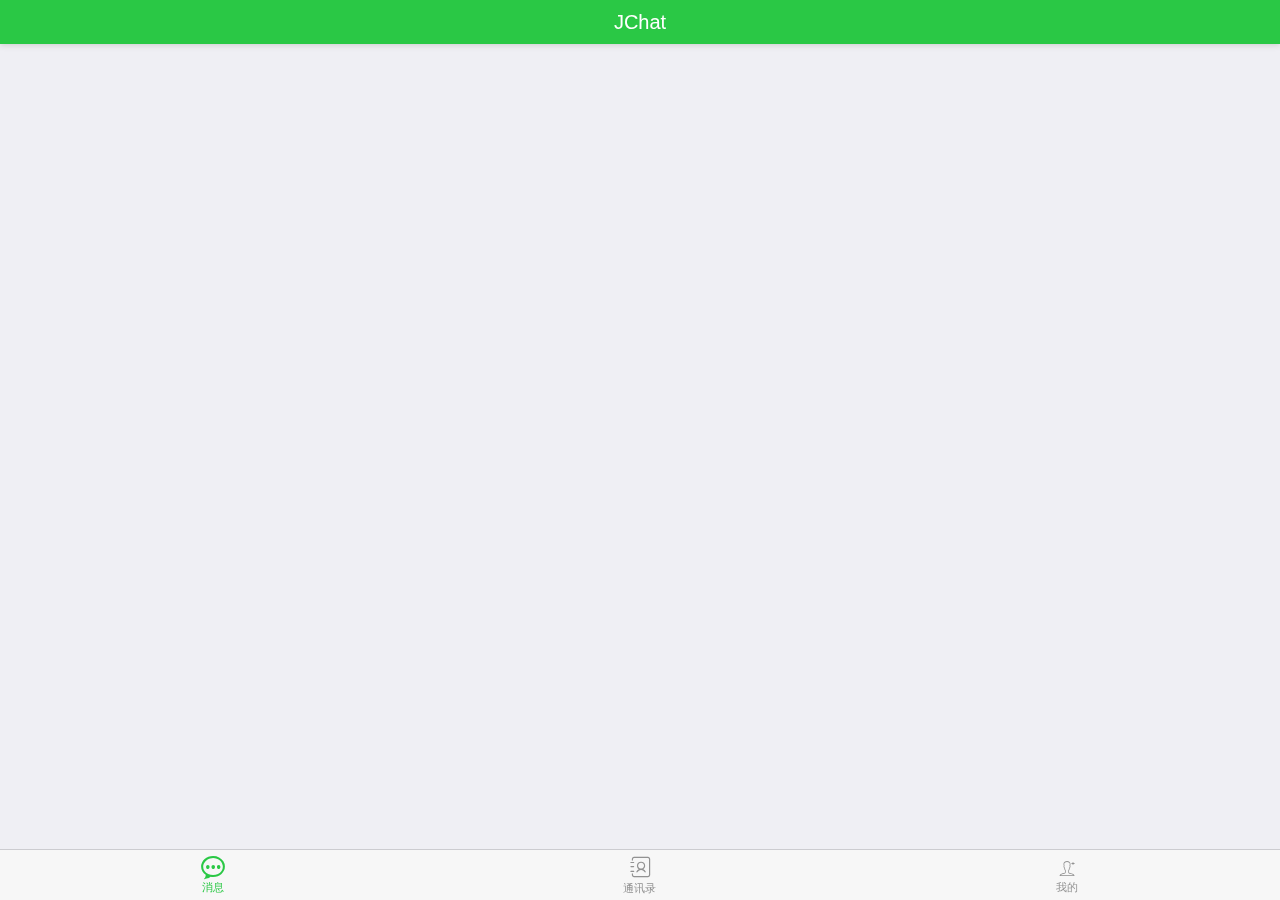
<file: JChat/JChat/index.html>
<!DOCTYPE html>
<html>
<head>
    <meta charset="utf-8">
    <meta name="viewport" content="width=device-width,initial-scale=1,minimum-scale=1,maximum-scale=1,user-scalable=no" />
    <title></title>
    <script src="js/mui.min.js"></script>
    <link href="css/mui.min.css" rel="stylesheet"/>
	<link href="css/index.css" rel="stylesheet"/>
	<link rel="stylesheet" href="iconfont/iconfont.css">
</head>
<body>
	<header class="mui-bar mui-bar-nav title">
		<h1 class="mui-title title-content">JChat</h1>
	</header>
	<nav class="mui-bar mui-bar-tab">
		<a class="mui-tab-item mui-active" pageNo="0">
			<span class="mui-icon mui-icon-chat"></span>
			<span class="mui-tab-label">消息</span>
		</a>
		<a class="mui-tab-item" pageNo="1">
			<span class="mui-icon iconfont icon-tongxunlu"></span>
			<span class="mui-tab-label">通讯录</span>
		</a>
		<a class="mui-tab-item" pageNo="2">
			<span class="mui-icon mui-icon-personadd"></span>
			<span class="mui-tab-label">我的</span>
		</a>
	</nav>
</body>
<script type="text/javascript" charset="utf-8">
      	mui.init();
		mui.plusReady(function() {
			plus.navigator.setStatusBarBackground('#2AC845');
			plus.navigator.setStatusBarStyle("light");
			
			var pageArray = [
				{
					pageId: "message_list",
					pageUrl: "message_list.html"
				},
				{
					pageId: "contracts",
					pageUrl: "contracts.html"
				},
				{
					pageId: "personal_setting",
					pageUrl: "personal_setting.html"
				}
			];
			var webviewStyle = {
				top: "44px",
				bottom: "50px"
			};
			
			var currentWebview = plus.webview.currentWebview();
			for (var i = 0; i < pageArray.length; i++) {
				currentWebview.append(plus.webview.create(pageArray[i].pageUrl, pageArray[i].pageId, webviewStyle));
			}
			// display first webview
			plus.webview.show(pageArray[0].pageId);
			// bind tab switch events
			mui(".mui-bar-tab").on("tap", ".mui-tab-item", function() {
				for (var i = 0; i < pageArray.length; i++) {
					plus.webview.hide(pageArray[i].pageId);
				}
				plus.webview.show(pageArray[this.getAttribute("pageNo")].pageId);
			});
		});
</script>
</html>
</file>
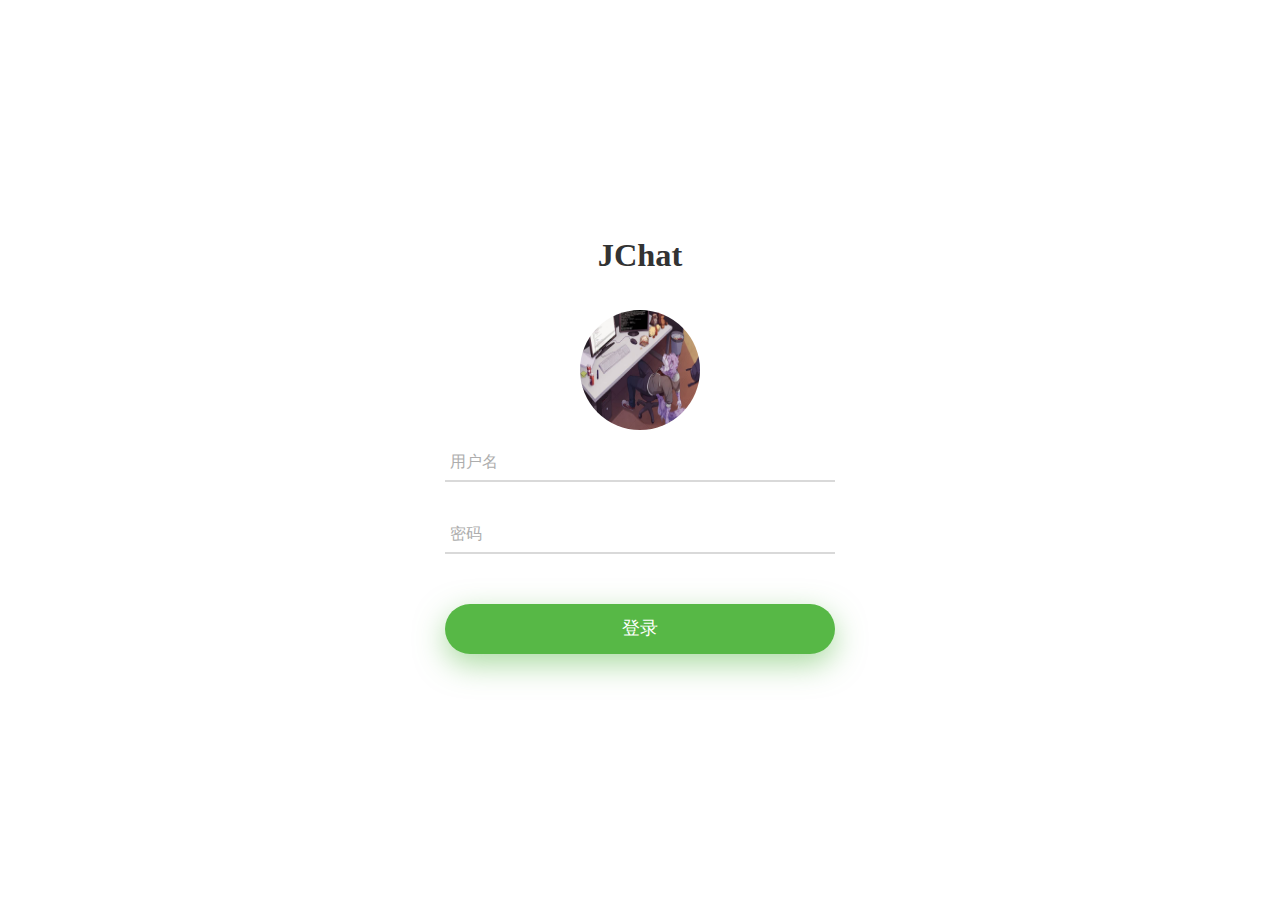
<file: JChat/JChat/login.html>
<!DOCTYPE html>
<html>

	<head>
		<meta charset="utf-8">
		<meta name="viewport" content="width=device-width,initial-scale=1,minimum-scale=1,maximum-scale=1,user-scalable=no" />
		<title></title>
		<script src="js/mui.min.js"></script>

		<link rel="stylesheet" type="text/css" href="css/util.css">
		<link rel="stylesheet" type="text/css" href="css/main.css">

		<script type="text/javascript" charset="utf-8">
			mui.init();
		</script>

		<style>
			.p-t-85 {
				padding-top: 10px;
			}
			
			.p-b-70 {
				padding-bottom: 35px;
			}
			
			.m-t-85 {
				margin-top: 15px;
			}
			
			.container-login100 {
				padding: 25px;
			}
			/*toast信息提示*/
			
			.mui-toast-container {
				bottom: 50% !important;
			}
			.mui-toast-message {
				opacity: 0.6;
				color: #fff;
				width: 180px;
				padding: 70px 5px 10px 5px;
			}
		</style>
	</head>

	<body>

		<div class="mui-content">
			<div class="container-login100">
				<div class="wrap-login100 p-t-85 p-b-20">
					<form id="userform">
						<span class="login100-form-title p-b-70">
							<h5>JChat</h5>
						</span>
						<span class="login100-form-avatar">
							<img id="img_login_face" src="images/default_login_avatar.jpg"/>
						</span>

						<div class="wrap-input100 validate-input m-t-85 m-b-35">
							<input class="input100" type="text" id="username" name="username" placeholder="用户名">
							<span class="focus-input100"></span>
						</div>

						<div class="wrap-input100 validate-input m-b-50">
							<input class="input100" type="password" id="txt_password" name="password" placeholder="密码">
							<span class="focus-input100"></span>
						</div>
						<div class="container-login100-form-btn">
							<button type="submit" id="loginBtn" class="login100-form-btn">
								登录
							</button>
						</div>
					</form>
					
				</div>
			</div>
		</div>
		<script type="text/javascript" src="js/constants.js"></script>
		<script type="text/javascript" src="js/localstorage_utils.js" ></script>
		<script type="text/javascript" src="js/toast_utils.js" ></script>
		<script type="text/javascript" src="js/string_utils.js" ></script>
		<script type="text/javascript">
			
			mui.plusReady(function() {
				var userInfo = LocalStroageUtils.getUserInfo();
				console.log(LocalStroageUtils);
				console.log(window.LocalStroageUtils);
				if (userInfo != null) {
					// 页面跳转
					//mui.openWindow("index.html", "index.html");
				}
				
				var userform = document.getElementById("userform");
				var username = document.getElementById("username");
				var txt_password = document.getElementById("txt_password");
				
				userform.addEventListener("submit", function(e){
					// 判断用户名是否为空，如果为空则让其获得焦点
					if (!StringUtils.isNotNull(username.value)) {
						// 获取焦点
						username.focus();
					} else if (!StringUtils.isNotNull(txt_password.value)) {
						// 获取焦点
						txt_password.focus();
					} else {
						// 判断用户名和密码的长度，进行限制
						if (username.value.length > 12) {
							ToastUtils.showToast("用户名不能超过12", "error");
							return false;
						} else if (txt_password.value.length > 12) {
							ToastUtils.showToast("密码不能超过12", "error");
							return false;
						}

						// 获取每台手机的唯一cid
						var cid = plus.push.getClientInfo().clientid;
						// 与后端联调
						mui.ajax(LOGIN_API_URL, {
							data:{
								username:username.value,
								password:txt_password.value,
								cid: cid
							},
							dataType: 'json',//服务器返回json格式数据
							type: 'post',//HTTP请求类型
							timeout: 5000,//超时时间设置为10秒；
							headers: {'Content-Type':'application/json'},	              
							success: function(data){
								console.log(JSON.stringify(data));
								
								username.blur();
								txt_password.blur();
								
								if (data.status == 200) {
									// 登录或者注册成功之后，保存全局用户对象到本地缓存
									var userInfoJson = data.data;
									LocalStorageUtils.put(USER_INFO, JSON.parse(data.data));
									
									// 页面跳转
									mui.openWindow("index.html", "index.html");
								} else {
									ToastUtils.showToast(data.msg, "error");
								}
							},
							error: function(xhr, type, errorThrown) {
								console.log(type);
								ToastUtils.showToast("error!", "error");
							}
						});
						
					}
					
					// 阻止默认时间，阻止默认表单提交
					e.preventDefault();
				});
			})
			
		</script>

	</body>

</html>
</file>
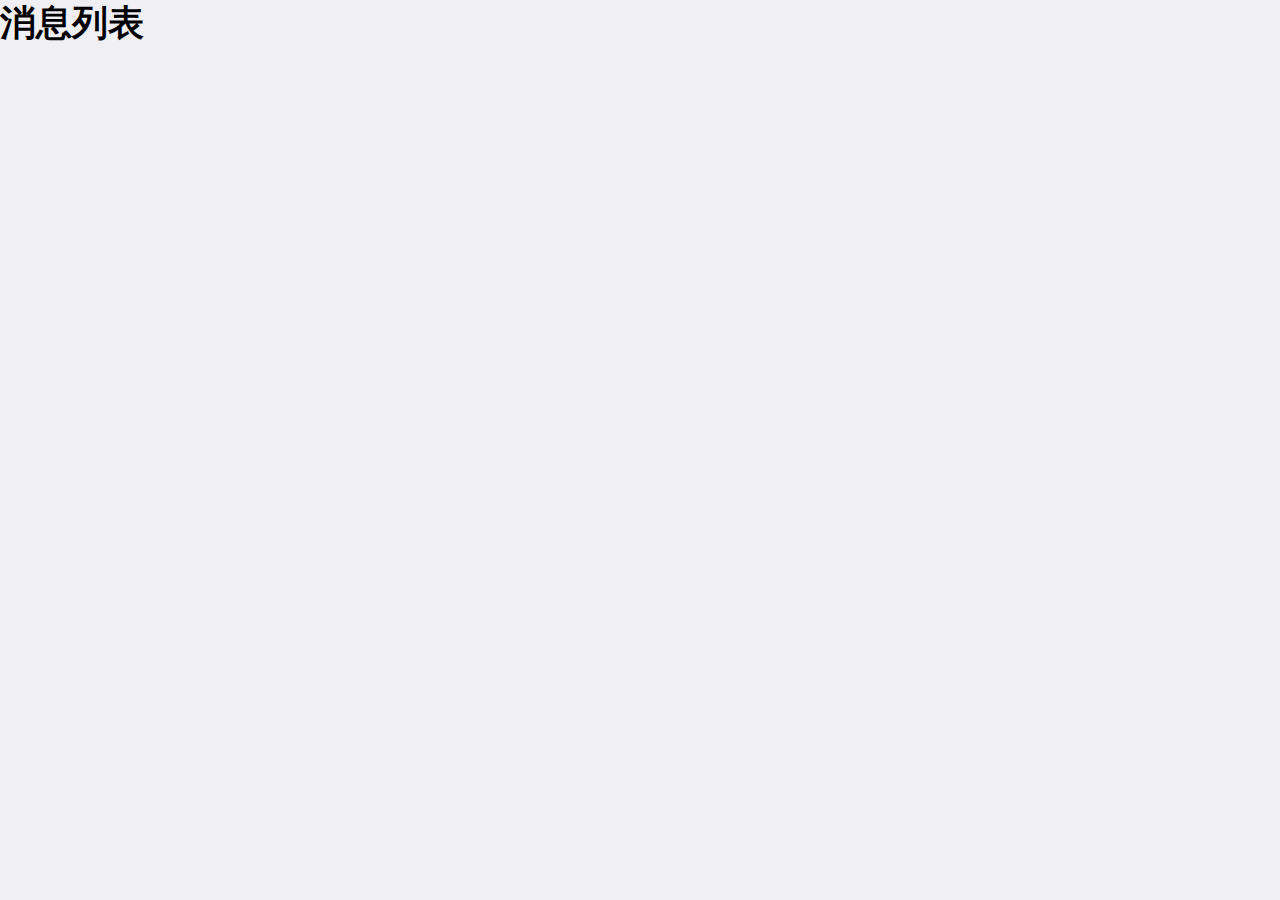
<file: JChat/JChat/message_list.html>
<!doctype html>
<html>

	<head>
		<meta charset="utf-8">
		<title>消息列表</title>
		<meta name="viewport" content="width=device-width,initial-scale=1,minimum-scale=1,maximum-scale=1,user-scalable=no" />
		<link href="css/mui.css" rel="stylesheet" />
	</head>

	<body>
		<h1>消息列表</h1>
		
		<script src="js/mui.js"></script>
		<script type="text/javascript">
			mui.init()
		</script>
	</body>

</html>
</file>
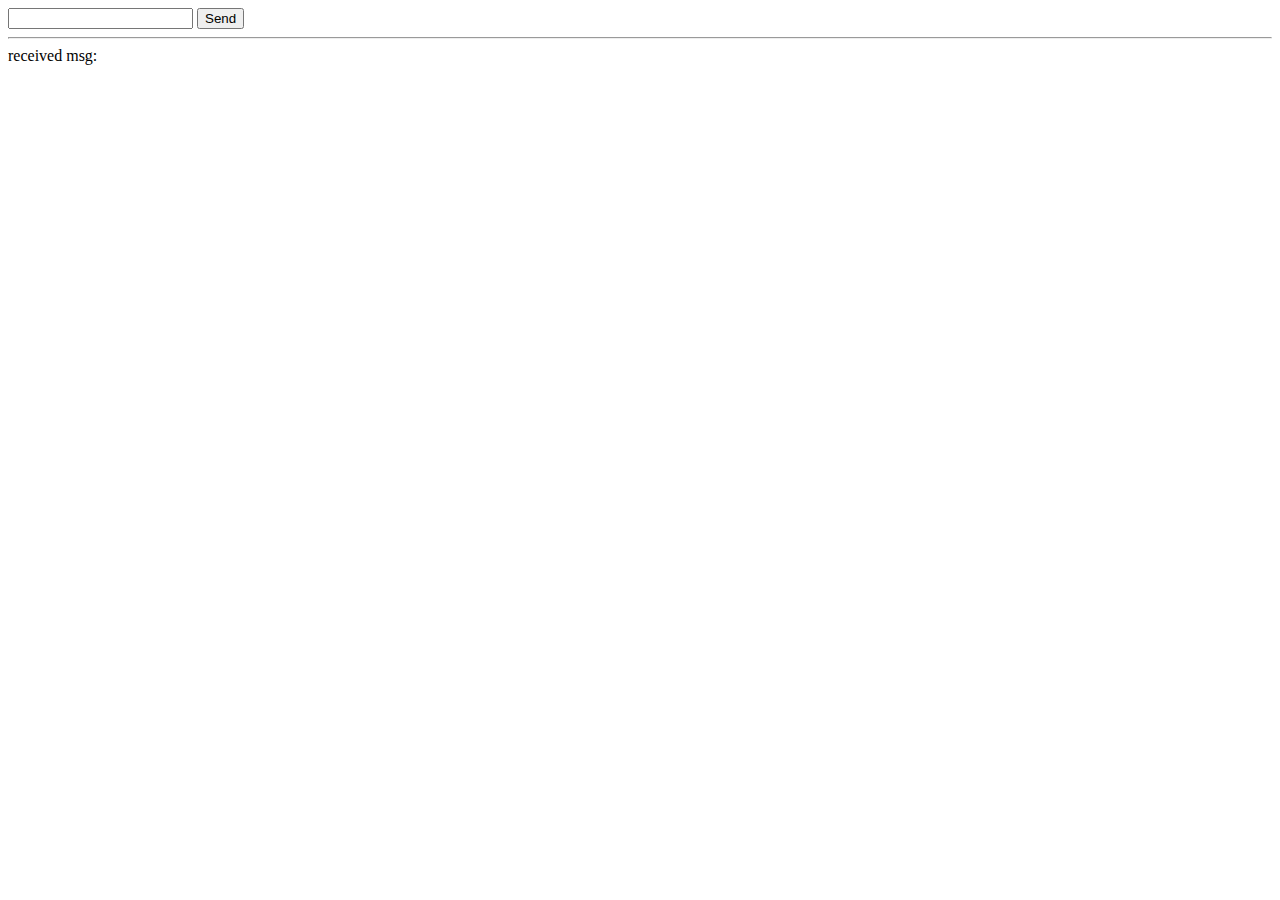
<file: JChat/JChat/websocket_chat.html>
<!DOCTYPE html>
<html lang="en">
<head>
    <meta charset="UTF-8">
    <title>websocket chat</title>
</head>
<body>
<input type="text" id="message"/>
<button id="send" onclick="sendMsg()">Send</button>
<hr/>
received msg: <br/>
<div id="receivedMsg">

</div>
</body>
<script>
    window.chat = {
        websocket: null,
        init: function () {
            if (window.WebSocket) {
                chat.websocket = new WebSocket("ws://192.168.0.103:8080/ws");
                chat.websocket.onopen = function () {
                    console.log("websocket opened.")
                };
                chat.websocket.onmessage = function (msg) {
                    console.log("received msg: " + msg);
                    var receivedMsg = document.getElementById("receivedMsg");
                    receivedMsg.innerText = receivedMsg.innerText + msg.data + "\n";
                };
                chat.websocket.onerror = function (error) {
                    console.log("websocket error " + error);
                };
                chat.websocket.onclose = function () {
                    console.log("websocket closed.", chat.websocket);
                }
            } else {
                alert("sorry, your browser is not support websocket.");
            }
        }
    };

    window.onload = function () {
        window.chat.init();
    };

    function sendMsg() {
        var msg = document.getElementById("message");
        window.chat.websocket.send(msg.value);
    }
</script>
</html>
</file>
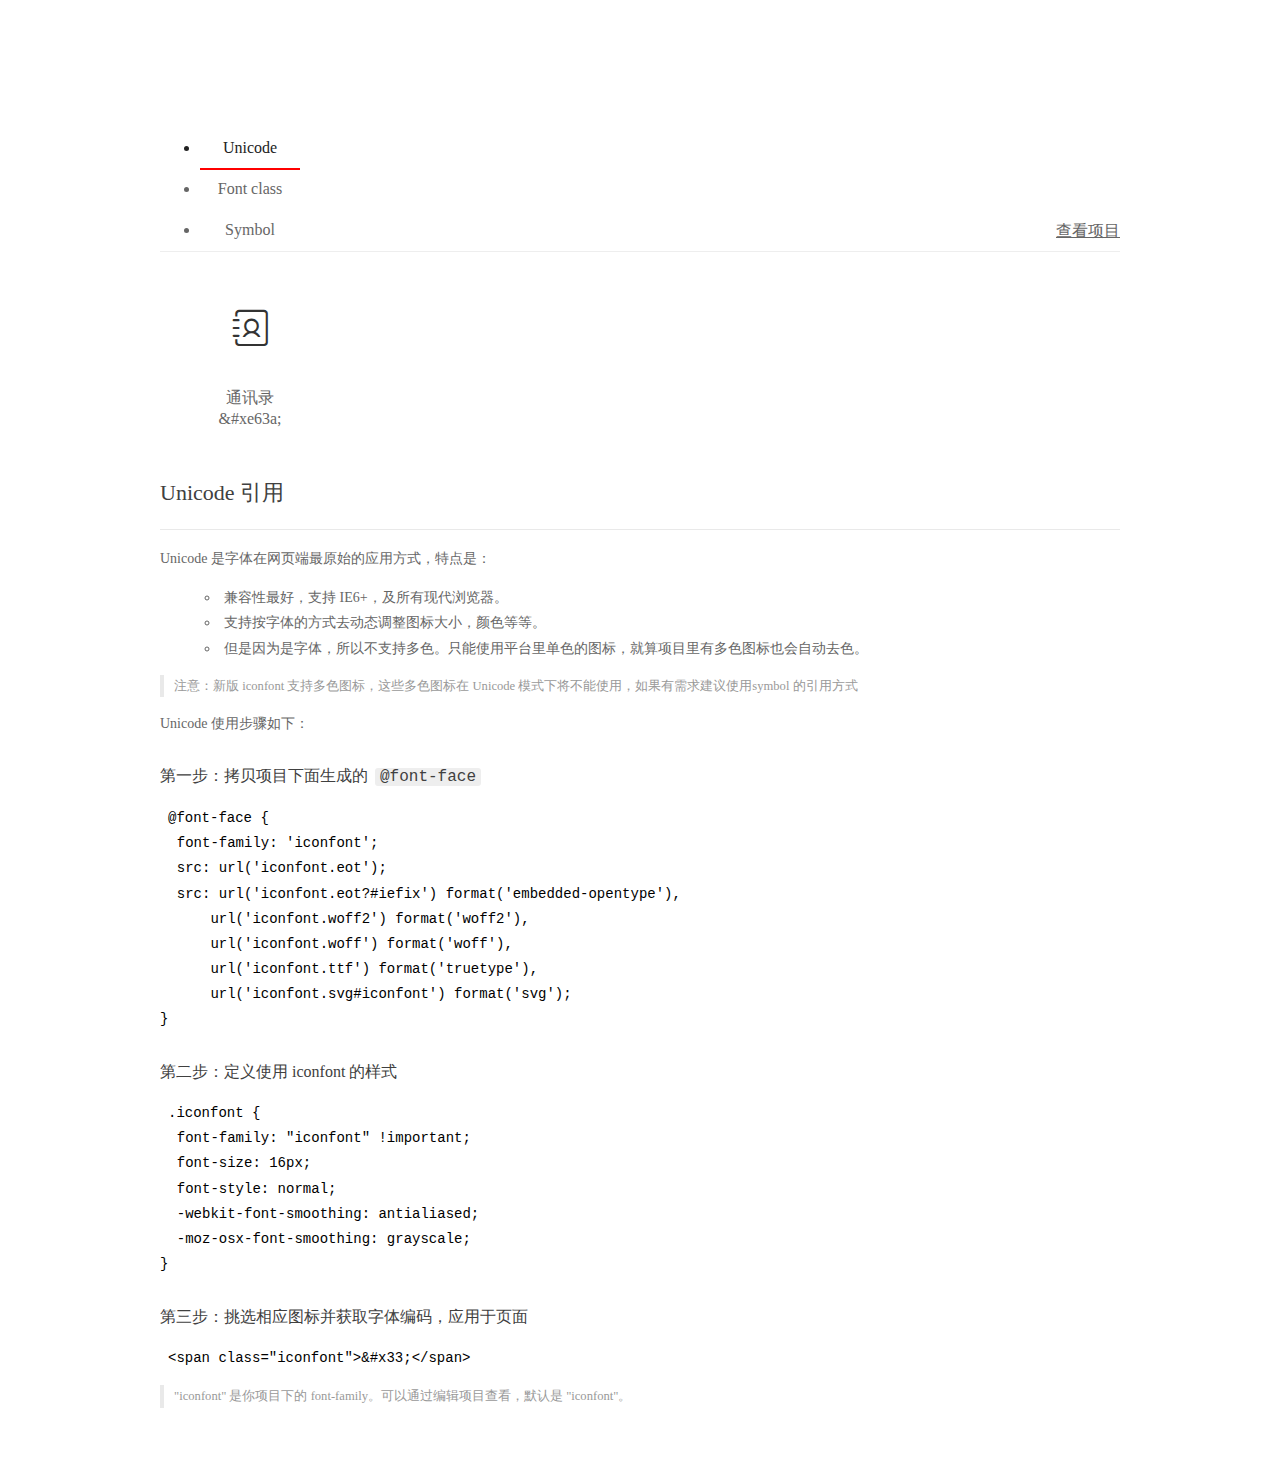
<file: JChat/JChat/iconfont/demo_index.html>
<!DOCTYPE html>
<html>
<head>
  <meta charset="utf-8"/>
  <title>IconFont Demo</title>
  <link rel="shortcut icon" href="https://gtms04.alicdn.com/tps/i4/TB1_oz6GVXXXXaFXpXXJDFnIXXX-64-64.ico" type="image/x-icon"/>
  <link rel="stylesheet" href="https://g.alicdn.com/thx/cube/1.3.2/cube.min.css">
  <link rel="stylesheet" href="demo.css">
  <link rel="stylesheet" href="iconfont.css">
  <script src="iconfont.js"></script>
  <!-- jQuery -->
  <script src="https://a1.alicdn.com/oss/uploads/2018/12/26/7bfddb60-08e8-11e9-9b04-53e73bb6408b.js"></script>
  <!-- 代码高亮 -->
  <script src="https://a1.alicdn.com/oss/uploads/2018/12/26/a3f714d0-08e6-11e9-8a15-ebf944d7534c.js"></script>
</head>
<body>
  <div class="main">
    <h1 class="logo"><a href="https://www.iconfont.cn/" title="iconfont 首页" target="_blank">&#xe86b;</a></h1>
    <div class="nav-tabs">
      <ul id="tabs" class="dib-box">
        <li class="dib active"><span>Unicode</span></li>
        <li class="dib"><span>Font class</span></li>
        <li class="dib"><span>Symbol</span></li>
      </ul>
      
      <a href="https://www.iconfont.cn/manage/index?manage_type=myprojects&projectId=1187041" target="_blank" class="nav-more">查看项目</a>
      
    </div>
    <div class="tab-container">
      <div class="content unicode" style="display: block;">
          <ul class="icon_lists dib-box">
          
            <li class="dib">
              <span class="icon iconfont">&#xe63a;</span>
                <div class="name">通讯录</div>
                <div class="code-name">&amp;#xe63a;</div>
              </li>
          
          </ul>
          <div class="article markdown">
          <h2 id="unicode-">Unicode 引用</h2>
          <hr>

          <p>Unicode 是字体在网页端最原始的应用方式，特点是：</p>
          <ul>
            <li>兼容性最好，支持 IE6+，及所有现代浏览器。</li>
            <li>支持按字体的方式去动态调整图标大小，颜色等等。</li>
            <li>但是因为是字体，所以不支持多色。只能使用平台里单色的图标，就算项目里有多色图标也会自动去色。</li>
          </ul>
          <blockquote>
            <p>注意：新版 iconfont 支持多色图标，这些多色图标在 Unicode 模式下将不能使用，如果有需求建议使用symbol 的引用方式</p>
          </blockquote>
          <p>Unicode 使用步骤如下：</p>
          <h3 id="-font-face">第一步：拷贝项目下面生成的 <code>@font-face</code></h3>
<pre><code class="language-css"
>@font-face {
  font-family: 'iconfont';
  src: url('iconfont.eot');
  src: url('iconfont.eot?#iefix') format('embedded-opentype'),
      url('iconfont.woff2') format('woff2'),
      url('iconfont.woff') format('woff'),
      url('iconfont.ttf') format('truetype'),
      url('iconfont.svg#iconfont') format('svg');
}
</code></pre>
          <h3 id="-iconfont-">第二步：定义使用 iconfont 的样式</h3>
<pre><code class="language-css"
>.iconfont {
  font-family: "iconfont" !important;
  font-size: 16px;
  font-style: normal;
  -webkit-font-smoothing: antialiased;
  -moz-osx-font-smoothing: grayscale;
}
</code></pre>
          <h3 id="-">第三步：挑选相应图标并获取字体编码，应用于页面</h3>
<pre>
<code class="language-html"
>&lt;span class="iconfont"&gt;&amp;#x33;&lt;/span&gt;
</code></pre>
          <blockquote>
            <p>"iconfont" 是你项目下的 font-family。可以通过编辑项目查看，默认是 "iconfont"。</p>
          </blockquote>
          </div>
      </div>
      <div class="content font-class">
        <ul class="icon_lists dib-box">
          
          <li class="dib">
            <span class="icon iconfont icon-tongxunlu"></span>
            <div class="name">
              通讯录
            </div>
            <div class="code-name">.icon-tongxunlu
            </div>
          </li>
          
        </ul>
        <div class="article markdown">
        <h2 id="font-class-">font-class 引用</h2>
        <hr>

        <p>font-class 是 Unicode 使用方式的一种变种，主要是解决 Unicode 书写不直观，语意不明确的问题。</p>
        <p>与 Unicode 使用方式相比，具有如下特点：</p>
        <ul>
          <li>兼容性良好，支持 IE8+，及所有现代浏览器。</li>
          <li>相比于 Unicode 语意明确，书写更直观。可以很容易分辨这个 icon 是什么。</li>
          <li>因为使用 class 来定义图标，所以当要替换图标时，只需要修改 class 里面的 Unicode 引用。</li>
          <li>不过因为本质上还是使用的字体，所以多色图标还是不支持的。</li>
        </ul>
        <p>使用步骤如下：</p>
        <h3 id="-fontclass-">第一步：引入项目下面生成的 fontclass 代码：</h3>
<pre><code class="language-html">&lt;link rel="stylesheet" href="./iconfont.css"&gt;
</code></pre>
        <h3 id="-">第二步：挑选相应图标并获取类名，应用于页面：</h3>
<pre><code class="language-html">&lt;span class="iconfont icon-xxx"&gt;&lt;/span&gt;
</code></pre>
        <blockquote>
          <p>"
            iconfont" 是你项目下的 font-family。可以通过编辑项目查看，默认是 "iconfont"。</p>
        </blockquote>
      </div>
      </div>
      <div class="content symbol">
          <ul class="icon_lists dib-box">
          
            <li class="dib">
                <svg class="icon svg-icon" aria-hidden="true">
                  <use xlink:href="#icon-tongxunlu"></use>
                </svg>
                <div class="name">通讯录</div>
                <div class="code-name">#icon-tongxunlu</div>
            </li>
          
          </ul>
          <div class="article markdown">
          <h2 id="symbol-">Symbol 引用</h2>
          <hr>

          <p>这是一种全新的使用方式，应该说这才是未来的主流，也是平台目前推荐的用法。相关介绍可以参考这篇<a href="">文章</a>
            这种用法其实是做了一个 SVG 的集合，与另外两种相比具有如下特点：</p>
          <ul>
            <li>支持多色图标了，不再受单色限制。</li>
            <li>通过一些技巧，支持像字体那样，通过 <code>font-size</code>, <code>color</code> 来调整样式。</li>
            <li>兼容性较差，支持 IE9+，及现代浏览器。</li>
            <li>浏览器渲染 SVG 的性能一般，还不如 png。</li>
          </ul>
          <p>使用步骤如下：</p>
          <h3 id="-symbol-">第一步：引入项目下面生成的 symbol 代码：</h3>
<pre><code class="language-html">&lt;script src="./iconfont.js"&gt;&lt;/script&gt;
</code></pre>
          <h3 id="-css-">第二步：加入通用 CSS 代码（引入一次就行）：</h3>
<pre><code class="language-html">&lt;style&gt;
.icon {
  width: 1em;
  height: 1em;
  vertical-align: -0.15em;
  fill: currentColor;
  overflow: hidden;
}
&lt;/style&gt;
</code></pre>
          <h3 id="-">第三步：挑选相应图标并获取类名，应用于页面：</h3>
<pre><code class="language-html">&lt;svg class="icon" aria-hidden="true"&gt;
  &lt;use xlink:href="#icon-xxx"&gt;&lt;/use&gt;
&lt;/svg&gt;
</code></pre>
          </div>
      </div>

    </div>
  </div>
  <script>
  $(document).ready(function () {
      $('.tab-container .content:first').show()

      $('#tabs li').click(function (e) {
        var tabContent = $('.tab-container .content')
        var index = $(this).index()

        if ($(this).hasClass('active')) {
          return
        } else {
          $('#tabs li').removeClass('active')
          $(this).addClass('active')

          tabContent.hide().eq(index).fadeIn()
        }
      })
    })
  </script>
</body>
</html>
</file>
<file: JChat/JChat/css/index.css>
.title {
	background: #2AC845;
}
.title-content {
	color: white;
	font-size: 1.25rem;
}

.mui-bar-tab .mui-tab-item.mui-active {
	color: #2AC845
}
</file>
<file: JChat/JChat/iconfont/iconfont.css>
@font-face {font-family: "iconfont";
  src: url('iconfont.eot?t=1557649543478'); /* IE9 */
  src: url('iconfont.eot?t=1557649543478#iefix') format('embedded-opentype'), /* IE6-IE8 */
  url('[data-uri]') format('woff2'),
  url('iconfont.woff?t=1557649543478') format('woff'),
  url('iconfont.ttf?t=1557649543478') format('truetype'), /* chrome, firefox, opera, Safari, Android, iOS 4.2+ */
  url('iconfont.svg?t=1557649543478#iconfont') format('svg'); /* iOS 4.1- */
}

.iconfont {
  font-family: "iconfont" !important;
  font-size: 16px;
  font-style: normal;
  -webkit-font-smoothing: antialiased;
  -moz-osx-font-smoothing: grayscale;
}

.icon-tongxunlu:before {
  content: "\e63a";
}
</file>
<file: JChat/JChat/css/util.css>
/*[ FONT SIZE ]
///////////////////////////////////////////////////////////
*/
.fs-1 {font-size: 1px;}
.fs-2 {font-size: 2px;}
.fs-3 {font-size: 3px;}
.fs-4 {font-size: 4px;}
.fs-5 {font-size: 5px;}
.fs-6 {font-size: 6px;}
.fs-7 {font-size: 7px;}
.fs-8 {font-size: 8px;}
.fs-9 {font-size: 9px;}
.fs-10 {font-size: 10px;}
.fs-11 {font-size: 11px;}
.fs-12 {font-size: 12px;}
.fs-13 {font-size: 13px;}
.fs-14 {font-size: 14px;}
.fs-15 {font-size: 15px;}
.fs-16 {font-size: 16px;}
.fs-17 {font-size: 17px;}
.fs-18 {font-size: 18px;}
.fs-19 {font-size: 19px;}
.fs-20 {font-size: 20px;}
.fs-21 {font-size: 21px;}
.fs-22 {font-size: 22px;}
.fs-23 {font-size: 23px;}
.fs-24 {font-size: 24px;}
.fs-25 {font-size: 25px;}
.fs-26 {font-size: 26px;}
.fs-27 {font-size: 27px;}
.fs-28 {font-size: 28px;}
.fs-29 {font-size: 29px;}
.fs-30 {font-size: 30px;}
.fs-31 {font-size: 31px;}
.fs-32 {font-size: 32px;}
.fs-33 {font-size: 33px;}
.fs-34 {font-size: 34px;}
.fs-35 {font-size: 35px;}
.fs-36 {font-size: 36px;}
.fs-37 {font-size: 37px;}
.fs-38 {font-size: 38px;}
.fs-39 {font-size: 39px;}
.fs-40 {font-size: 40px;}
.fs-41 {font-size: 41px;}
.fs-42 {font-size: 42px;}
.fs-43 {font-size: 43px;}
.fs-44 {font-size: 44px;}
.fs-45 {font-size: 45px;}
.fs-46 {font-size: 46px;}
.fs-47 {font-size: 47px;}
.fs-48 {font-size: 48px;}
.fs-49 {font-size: 49px;}
.fs-50 {font-size: 50px;}
.fs-51 {font-size: 51px;}
.fs-52 {font-size: 52px;}
.fs-53 {font-size: 53px;}
.fs-54 {font-size: 54px;}
.fs-55 {font-size: 55px;}
.fs-56 {font-size: 56px;}
.fs-57 {font-size: 57px;}
.fs-58 {font-size: 58px;}
.fs-59 {font-size: 59px;}
.fs-60 {font-size: 60px;}
.fs-61 {font-size: 61px;}
.fs-62 {font-size: 62px;}
.fs-63 {font-size: 63px;}
.fs-64 {font-size: 64px;}
.fs-65 {font-size: 65px;}
.fs-66 {font-size: 66px;}
.fs-67 {font-size: 67px;}
.fs-68 {font-size: 68px;}
.fs-69 {font-size: 69px;}
.fs-70 {font-size: 70px;}
.fs-71 {font-size: 71px;}
.fs-72 {font-size: 72px;}
.fs-73 {font-size: 73px;}
.fs-74 {font-size: 74px;}
.fs-75 {font-size: 75px;}
.fs-76 {font-size: 76px;}
.fs-77 {font-size: 77px;}
.fs-78 {font-size: 78px;}
.fs-79 {font-size: 79px;}
.fs-80 {font-size: 80px;}
.fs-81 {font-size: 81px;}
.fs-82 {font-size: 82px;}
.fs-83 {font-size: 83px;}
.fs-84 {font-size: 84px;}
.fs-85 {font-size: 85px;}
.fs-86 {font-size: 86px;}
.fs-87 {font-size: 87px;}
.fs-88 {font-size: 88px;}
.fs-89 {font-size: 89px;}
.fs-90 {font-size: 90px;}
.fs-91 {font-size: 91px;}
.fs-92 {font-size: 92px;}
.fs-93 {font-size: 93px;}
.fs-94 {font-size: 94px;}
.fs-95 {font-size: 95px;}
.fs-96 {font-size: 96px;}
.fs-97 {font-size: 97px;}
.fs-98 {font-size: 98px;}
.fs-99 {font-size: 99px;}
.fs-100 {font-size: 100px;}
.fs-101 {font-size: 101px;}
.fs-102 {font-size: 102px;}
.fs-103 {font-size: 103px;}
.fs-104 {font-size: 104px;}
.fs-105 {font-size: 105px;}
.fs-106 {font-size: 106px;}
.fs-107 {font-size: 107px;}
.fs-108 {font-size: 108px;}
.fs-109 {font-size: 109px;}
.fs-110 {font-size: 110px;}
.fs-111 {font-size: 111px;}
.fs-112 {font-size: 112px;}
.fs-113 {font-size: 113px;}
.fs-114 {font-size: 114px;}
.fs-115 {font-size: 115px;}
.fs-116 {font-size: 116px;}
.fs-117 {font-size: 117px;}
.fs-118 {font-size: 118px;}
.fs-119 {font-size: 119px;}
.fs-120 {font-size: 120px;}
.fs-121 {font-size: 121px;}
.fs-122 {font-size: 122px;}
.fs-123 {font-size: 123px;}
.fs-124 {font-size: 124px;}
.fs-125 {font-size: 125px;}
.fs-126 {font-size: 126px;}
.fs-127 {font-size: 127px;}
.fs-128 {font-size: 128px;}
.fs-129 {font-size: 129px;}
.fs-130 {font-size: 130px;}
.fs-131 {font-size: 131px;}
.fs-132 {font-size: 132px;}
.fs-133 {font-size: 133px;}
.fs-134 {font-size: 134px;}
.fs-135 {font-size: 135px;}
.fs-136 {font-size: 136px;}
.fs-137 {font-size: 137px;}
.fs-138 {font-size: 138px;}
.fs-139 {font-size: 139px;}
.fs-140 {font-size: 140px;}
.fs-141 {font-size: 141px;}
.fs-142 {font-size: 142px;}
.fs-143 {font-size: 143px;}
.fs-144 {font-size: 144px;}
.fs-145 {font-size: 145px;}
.fs-146 {font-size: 146px;}
.fs-147 {font-size: 147px;}
.fs-148 {font-size: 148px;}
.fs-149 {font-size: 149px;}
.fs-150 {font-size: 150px;}
.fs-151 {font-size: 151px;}
.fs-152 {font-size: 152px;}
.fs-153 {font-size: 153px;}
.fs-154 {font-size: 154px;}
.fs-155 {font-size: 155px;}
.fs-156 {font-size: 156px;}
.fs-157 {font-size: 157px;}
.fs-158 {font-size: 158px;}
.fs-159 {font-size: 159px;}
.fs-160 {font-size: 160px;}
.fs-161 {font-size: 161px;}
.fs-162 {font-size: 162px;}
.fs-163 {font-size: 163px;}
.fs-164 {font-size: 164px;}
.fs-165 {font-size: 165px;}
.fs-166 {font-size: 166px;}
.fs-167 {font-size: 167px;}
.fs-168 {font-size: 168px;}
.fs-169 {font-size: 169px;}
.fs-170 {font-size: 170px;}
.fs-171 {font-size: 171px;}
.fs-172 {font-size: 172px;}
.fs-173 {font-size: 173px;}
.fs-174 {font-size: 174px;}
.fs-175 {font-size: 175px;}
.fs-176 {font-size: 176px;}
.fs-177 {font-size: 177px;}
.fs-178 {font-size: 178px;}
.fs-179 {font-size: 179px;}
.fs-180 {font-size: 180px;}
.fs-181 {font-size: 181px;}
.fs-182 {font-size: 182px;}
.fs-183 {font-size: 183px;}
.fs-184 {font-size: 184px;}
.fs-185 {font-size: 185px;}
.fs-186 {font-size: 186px;}
.fs-187 {font-size: 187px;}
.fs-188 {font-size: 188px;}
.fs-189 {font-size: 189px;}
.fs-190 {font-size: 190px;}
.fs-191 {font-size: 191px;}
.fs-192 {font-size: 192px;}
.fs-193 {font-size: 193px;}
.fs-194 {font-size: 194px;}
.fs-195 {font-size: 195px;}
.fs-196 {font-size: 196px;}
.fs-197 {font-size: 197px;}
.fs-198 {font-size: 198px;}
.fs-199 {font-size: 199px;}
.fs-200 {font-size: 200px;}

/*[ PADDING ]
///////////////////////////////////////////////////////////
*/
.p-t-0 {padding-top: 0px;}
.p-t-1 {padding-top: 1px;}
.p-t-2 {padding-top: 2px;}
.p-t-3 {padding-top: 3px;}
.p-t-4 {padding-top: 4px;}
.p-t-5 {padding-top: 5px;}
.p-t-6 {padding-top: 6px;}
.p-t-7 {padding-top: 7px;}
.p-t-8 {padding-top: 8px;}
.p-t-9 {padding-top: 9px;}
.p-t-10 {padding-top: 10px;}
.p-t-11 {padding-top: 11px;}
.p-t-12 {padding-top: 12px;}
.p-t-13 {padding-top: 13px;}
.p-t-14 {padding-top: 14px;}
.p-t-15 {padding-top: 15px;}
.p-t-16 {padding-top: 16px;}
.p-t-17 {padding-top: 17px;}
.p-t-18 {padding-top: 18px;}
.p-t-19 {padding-top: 19px;}
.p-t-20 {padding-top: 20px;}
.p-t-21 {padding-top: 21px;}
.p-t-22 {padding-top: 22px;}
.p-t-23 {padding-top: 23px;}
.p-t-24 {padding-top: 24px;}
.p-t-25 {padding-top: 25px;}
.p-t-26 {padding-top: 26px;}
.p-t-27 {padding-top: 27px;}
.p-t-28 {padding-top: 28px;}
.p-t-29 {padding-top: 29px;}
.p-t-30 {padding-top: 30px;}
.p-t-31 {padding-top: 31px;}
.p-t-32 {padding-top: 32px;}
.p-t-33 {padding-top: 33px;}
.p-t-34 {padding-top: 34px;}
.p-t-35 {padding-top: 35px;}
.p-t-36 {padding-top: 36px;}
.p-t-37 {padding-top: 37px;}
.p-t-38 {padding-top: 38px;}
.p-t-39 {padding-top: 39px;}
.p-t-40 {padding-top: 40px;}
.p-t-41 {padding-top: 41px;}
.p-t-42 {padding-top: 42px;}
.p-t-43 {padding-top: 43px;}
.p-t-44 {padding-top: 44px;}
.p-t-45 {padding-top: 45px;}
.p-t-46 {padding-top: 46px;}
.p-t-47 {padding-top: 47px;}
.p-t-48 {padding-top: 48px;}
.p-t-49 {padding-top: 49px;}
.p-t-50 {padding-top: 50px;}
.p-t-51 {padding-top: 51px;}
.p-t-52 {padding-top: 52px;}
.p-t-53 {padding-top: 53px;}
.p-t-54 {padding-top: 54px;}
.p-t-55 {padding-top: 55px;}
.p-t-56 {padding-top: 56px;}
.p-t-57 {padding-top: 57px;}
.p-t-58 {padding-top: 58px;}
.p-t-59 {padding-top: 59px;}
.p-t-60 {padding-top: 60px;}
.p-t-61 {padding-top: 61px;}
.p-t-62 {padding-top: 62px;}
.p-t-63 {padding-top: 63px;}
.p-t-64 {padding-top: 64px;}
.p-t-65 {padding-top: 65px;}
.p-t-66 {padding-top: 66px;}
.p-t-67 {padding-top: 67px;}
.p-t-68 {padding-top: 68px;}
.p-t-69 {padding-top: 69px;}
.p-t-70 {padding-top: 70px;}
.p-t-71 {padding-top: 71px;}
.p-t-72 {padding-top: 72px;}
.p-t-73 {padding-top: 73px;}
.p-t-74 {padding-top: 74px;}
.p-t-75 {padding-top: 75px;}
.p-t-76 {padding-top: 76px;}
.p-t-77 {padding-top: 77px;}
.p-t-78 {padding-top: 78px;}
.p-t-79 {padding-top: 79px;}
.p-t-80 {padding-top: 80px;}
.p-t-81 {padding-top: 81px;}
.p-t-82 {padding-top: 82px;}
.p-t-83 {padding-top: 83px;}
.p-t-84 {padding-top: 84px;}
.p-t-85 {padding-top: 85px;}
.p-t-86 {padding-top: 86px;}
.p-t-87 {padding-top: 87px;}
.p-t-88 {padding-top: 88px;}
.p-t-89 {padding-top: 89px;}
.p-t-90 {padding-top: 90px;}
.p-t-91 {padding-top: 91px;}
.p-t-92 {padding-top: 92px;}
.p-t-93 {padding-top: 93px;}
.p-t-94 {padding-top: 94px;}
.p-t-95 {padding-top: 95px;}
.p-t-96 {padding-top: 96px;}
.p-t-97 {padding-top: 97px;}
.p-t-98 {padding-top: 98px;}
.p-t-99 {padding-top: 99px;}
.p-t-100 {padding-top: 100px;}
.p-t-101 {padding-top: 101px;}
.p-t-102 {padding-top: 102px;}
.p-t-103 {padding-top: 103px;}
.p-t-104 {padding-top: 104px;}
.p-t-105 {padding-top: 105px;}
.p-t-106 {padding-top: 106px;}
.p-t-107 {padding-top: 107px;}
.p-t-108 {padding-top: 108px;}
.p-t-109 {padding-top: 109px;}
.p-t-110 {padding-top: 110px;}
.p-t-111 {padding-top: 111px;}
.p-t-112 {padding-top: 112px;}
.p-t-113 {padding-top: 113px;}
.p-t-114 {padding-top: 114px;}
.p-t-115 {padding-top: 115px;}
.p-t-116 {padding-top: 116px;}
.p-t-117 {padding-top: 117px;}
.p-t-118 {padding-top: 118px;}
.p-t-119 {padding-top: 119px;}
.p-t-120 {padding-top: 120px;}
.p-t-121 {padding-top: 121px;}
.p-t-122 {padding-top: 122px;}
.p-t-123 {padding-top: 123px;}
.p-t-124 {padding-top: 124px;}
.p-t-125 {padding-top: 125px;}
.p-t-126 {padding-top: 126px;}
.p-t-127 {padding-top: 127px;}
.p-t-128 {padding-top: 128px;}
.p-t-129 {padding-top: 129px;}
.p-t-130 {padding-top: 130px;}
.p-t-131 {padding-top: 131px;}
.p-t-132 {padding-top: 132px;}
.p-t-133 {padding-top: 133px;}
.p-t-134 {padding-top: 134px;}
.p-t-135 {padding-top: 135px;}
.p-t-136 {padding-top: 136px;}
.p-t-137 {padding-top: 137px;}
.p-t-138 {padding-top: 138px;}
.p-t-139 {padding-top: 139px;}
.p-t-140 {padding-top: 140px;}
.p-t-141 {padding-top: 141px;}
.p-t-142 {padding-top: 142px;}
.p-t-143 {padding-top: 143px;}
.p-t-144 {padding-top: 144px;}
.p-t-145 {padding-top: 145px;}
.p-t-146 {padding-top: 146px;}
.p-t-147 {padding-top: 147px;}
.p-t-148 {padding-top: 148px;}
.p-t-149 {padding-top: 149px;}
.p-t-150 {padding-top: 150px;}
.p-t-151 {padding-top: 151px;}
.p-t-152 {padding-top: 152px;}
.p-t-153 {padding-top: 153px;}
.p-t-154 {padding-top: 154px;}
.p-t-155 {padding-top: 155px;}
.p-t-156 {padding-top: 156px;}
.p-t-157 {padding-top: 157px;}
.p-t-158 {padding-top: 158px;}
.p-t-159 {padding-top: 159px;}
.p-t-160 {padding-top: 160px;}
.p-t-161 {padding-top: 161px;}
.p-t-162 {padding-top: 162px;}
.p-t-163 {padding-top: 163px;}
.p-t-164 {padding-top: 164px;}
.p-t-165 {padding-top: 165px;}
.p-t-166 {padding-top: 166px;}
.p-t-167 {padding-top: 167px;}
.p-t-168 {padding-top: 168px;}
.p-t-169 {padding-top: 169px;}
.p-t-170 {padding-top: 170px;}
.p-t-171 {padding-top: 171px;}
.p-t-172 {padding-top: 172px;}
.p-t-173 {padding-top: 173px;}
.p-t-174 {padding-top: 174px;}
.p-t-175 {padding-top: 175px;}
.p-t-176 {padding-top: 176px;}
.p-t-177 {padding-top: 177px;}
.p-t-178 {padding-top: 178px;}
.p-t-179 {padding-top: 179px;}
.p-t-180 {padding-top: 180px;}
.p-t-181 {padding-top: 181px;}
.p-t-182 {padding-top: 182px;}
.p-t-183 {padding-top: 183px;}
.p-t-184 {padding-top: 184px;}
.p-t-185 {padding-top: 185px;}
.p-t-186 {padding-top: 186px;}
.p-t-187 {padding-top: 187px;}
.p-t-188 {padding-top: 188px;}
.p-t-189 {padding-top: 189px;}
.p-t-190 {padding-top: 190px;}
.p-t-191 {padding-top: 191px;}
.p-t-192 {padding-top: 192px;}
.p-t-193 {padding-top: 193px;}
.p-t-194 {padding-top: 194px;}
.p-t-195 {padding-top: 195px;}
.p-t-196 {padding-top: 196px;}
.p-t-197 {padding-top: 197px;}
.p-t-198 {padding-top: 198px;}
.p-t-199 {padding-top: 199px;}
.p-t-200 {padding-top: 200px;}
.p-t-201 {padding-top: 201px;}
.p-t-202 {padding-top: 202px;}
.p-t-203 {padding-top: 203px;}
.p-t-204 {padding-top: 204px;}
.p-t-205 {padding-top: 205px;}
.p-t-206 {padding-top: 206px;}
.p-t-207 {padding-top: 207px;}
.p-t-208 {padding-top: 208px;}
.p-t-209 {padding-top: 209px;}
.p-t-210 {padding-top: 210px;}
.p-t-211 {padding-top: 211px;}
.p-t-212 {padding-top: 212px;}
.p-t-213 {padding-top: 213px;}
.p-t-214 {padding-top: 214px;}
.p-t-215 {padding-top: 215px;}
.p-t-216 {padding-top: 216px;}
.p-t-217 {padding-top: 217px;}
.p-t-218 {padding-top: 218px;}
.p-t-219 {padding-top: 219px;}
.p-t-220 {padding-top: 220px;}
.p-t-221 {padding-top: 221px;}
.p-t-222 {padding-top: 222px;}
.p-t-223 {padding-top: 223px;}
.p-t-224 {padding-top: 224px;}
.p-t-225 {padding-top: 225px;}
.p-t-226 {padding-top: 226px;}
.p-t-227 {padding-top: 227px;}
.p-t-228 {padding-top: 228px;}
.p-t-229 {padding-top: 229px;}
.p-t-230 {padding-top: 230px;}
.p-t-231 {padding-top: 231px;}
.p-t-232 {padding-top: 232px;}
.p-t-233 {padding-top: 233px;}
.p-t-234 {padding-top: 234px;}
.p-t-235 {padding-top: 235px;}
.p-t-236 {padding-top: 236px;}
.p-t-237 {padding-top: 237px;}
.p-t-238 {padding-top: 238px;}
.p-t-239 {padding-top: 239px;}
.p-t-240 {padding-top: 240px;}
.p-t-241 {padding-top: 241px;}
.p-t-242 {padding-top: 242px;}
.p-t-243 {padding-top: 243px;}
.p-t-244 {padding-top: 244px;}
.p-t-245 {padding-top: 245px;}
.p-t-246 {padding-top: 246px;}
.p-t-247 {padding-top: 247px;}
.p-t-248 {padding-top: 248px;}
.p-t-249 {padding-top: 249px;}
.p-t-250 {padding-top: 250px;}
.p-b-0 {padding-bottom: 0px;}
.p-b-1 {padding-bottom: 1px;}
.p-b-2 {padding-bottom: 2px;}
.p-b-3 {padding-bottom: 3px;}
.p-b-4 {padding-bottom: 4px;}
.p-b-5 {padding-bottom: 5px;}
.p-b-6 {padding-bottom: 6px;}
.p-b-7 {padding-bottom: 7px;}
.p-b-8 {padding-bottom: 8px;}
.p-b-9 {padding-bottom: 9px;}
.p-b-10 {padding-bottom: 10px;}
.p-b-11 {padding-bottom: 11px;}
.p-b-12 {padding-bottom: 12px;}
.p-b-13 {padding-bottom: 13px;}
.p-b-14 {padding-bottom: 14px;}
.p-b-15 {padding-bottom: 15px;}
.p-b-16 {padding-bottom: 16px;}
.p-b-17 {padding-bottom: 17px;}
.p-b-18 {padding-bottom: 18px;}
.p-b-19 {padding-bottom: 19px;}
.p-b-20 {padding-bottom: 20px;}
.p-b-21 {padding-bottom: 21px;}
.p-b-22 {padding-bottom: 22px;}
.p-b-23 {padding-bottom: 23px;}
.p-b-24 {padding-bottom: 24px;}
.p-b-25 {padding-bottom: 25px;}
.p-b-26 {padding-bottom: 26px;}
.p-b-27 {padding-bottom: 27px;}
.p-b-28 {padding-bottom: 28px;}
.p-b-29 {padding-bottom: 29px;}
.p-b-30 {padding-bottom: 30px;}
.p-b-31 {padding-bottom: 31px;}
.p-b-32 {padding-bottom: 32px;}
.p-b-33 {padding-bottom: 33px;}
.p-b-34 {padding-bottom: 34px;}
.p-b-35 {padding-bottom: 35px;}
.p-b-36 {padding-bottom: 36px;}
.p-b-37 {padding-bottom: 37px;}
.p-b-38 {padding-bottom: 38px;}
.p-b-39 {padding-bottom: 39px;}
.p-b-40 {padding-bottom: 40px;}
.p-b-41 {padding-bottom: 41px;}
.p-b-42 {padding-bottom: 42px;}
.p-b-43 {padding-bottom: 43px;}
.p-b-44 {padding-bottom: 44px;}
.p-b-45 {padding-bottom: 45px;}
.p-b-46 {padding-bottom: 46px;}
.p-b-47 {padding-bottom: 47px;}
.p-b-48 {padding-bottom: 48px;}
.p-b-49 {padding-bottom: 49px;}
.p-b-50 {padding-bottom: 50px;}
.p-b-51 {padding-bottom: 51px;}
.p-b-52 {padding-bottom: 52px;}
.p-b-53 {padding-bottom: 53px;}
.p-b-54 {padding-bottom: 54px;}
.p-b-55 {padding-bottom: 55px;}
.p-b-56 {padding-bottom: 56px;}
.p-b-57 {padding-bottom: 57px;}
.p-b-58 {padding-bottom: 58px;}
.p-b-59 {padding-bottom: 59px;}
.p-b-60 {padding-bottom: 60px;}
.p-b-61 {padding-bottom: 61px;}
.p-b-62 {padding-bottom: 62px;}
.p-b-63 {padding-bottom: 63px;}
.p-b-64 {padding-bottom: 64px;}
.p-b-65 {padding-bottom: 65px;}
.p-b-66 {padding-bottom: 66px;}
.p-b-67 {padding-bottom: 67px;}
.p-b-68 {padding-bottom: 68px;}
.p-b-69 {padding-bottom: 69px;}
.p-b-70 {padding-bottom: 70px;}
.p-b-71 {padding-bottom: 71px;}
.p-b-72 {padding-bottom: 72px;}
.p-b-73 {padding-bottom: 73px;}
.p-b-74 {padding-bottom: 74px;}
.p-b-75 {padding-bottom: 75px;}
.p-b-76 {padding-bottom: 76px;}
.p-b-77 {padding-bottom: 77px;}
.p-b-78 {padding-bottom: 78px;}
.p-b-79 {padding-bottom: 79px;}
.p-b-80 {padding-bottom: 80px;}
.p-b-81 {padding-bottom: 81px;}
.p-b-82 {padding-bottom: 82px;}
.p-b-83 {padding-bottom: 83px;}
.p-b-84 {padding-bottom: 84px;}
.p-b-85 {padding-bottom: 85px;}
.p-b-86 {padding-bottom: 86px;}
.p-b-87 {padding-bottom: 87px;}
.p-b-88 {padding-bottom: 88px;}
.p-b-89 {padding-bottom: 89px;}
.p-b-90 {padding-bottom: 90px;}
.p-b-91 {padding-bottom: 91px;}
.p-b-92 {padding-bottom: 92px;}
.p-b-93 {padding-bottom: 93px;}
.p-b-94 {padding-bottom: 94px;}
.p-b-95 {padding-bottom: 95px;}
.p-b-96 {padding-bottom: 96px;}
.p-b-97 {padding-bottom: 97px;}
.p-b-98 {padding-bottom: 98px;}
.p-b-99 {padding-bottom: 99px;}
.p-b-100 {padding-bottom: 100px;}
.p-b-101 {padding-bottom: 101px;}
.p-b-102 {padding-bottom: 102px;}
.p-b-103 {padding-bottom: 103px;}
.p-b-104 {padding-bottom: 104px;}
.p-b-105 {padding-bottom: 105px;}
.p-b-106 {padding-bottom: 106px;}
.p-b-107 {padding-bottom: 107px;}
.p-b-108 {padding-bottom: 108px;}
.p-b-109 {padding-bottom: 109px;}
.p-b-110 {padding-bottom: 110px;}
.p-b-111 {padding-bottom: 111px;}
.p-b-112 {padding-bottom: 112px;}
.p-b-113 {padding-bottom: 113px;}
.p-b-114 {padding-bottom: 114px;}
.p-b-115 {padding-bottom: 115px;}
.p-b-116 {padding-bottom: 116px;}
.p-b-117 {padding-bottom: 117px;}
.p-b-118 {padding-bottom: 118px;}
.p-b-119 {padding-bottom: 119px;}
.p-b-120 {padding-bottom: 120px;}
.p-b-121 {padding-bottom: 121px;}
.p-b-122 {padding-bottom: 122px;}
.p-b-123 {padding-bottom: 123px;}
.p-b-124 {padding-bottom: 124px;}
.p-b-125 {padding-bottom: 125px;}
.p-b-126 {padding-bottom: 126px;}
.p-b-127 {padding-bottom: 127px;}
.p-b-128 {padding-bottom: 128px;}
.p-b-129 {padding-bottom: 129px;}
.p-b-130 {padding-bottom: 130px;}
.p-b-131 {padding-bottom: 131px;}
.p-b-132 {padding-bottom: 132px;}
.p-b-133 {padding-bottom: 133px;}
.p-b-134 {padding-bottom: 134px;}
.p-b-135 {padding-bottom: 135px;}
.p-b-136 {padding-bottom: 136px;}
.p-b-137 {padding-bottom: 137px;}
.p-b-138 {padding-bottom: 138px;}
.p-b-139 {padding-bottom: 139px;}
.p-b-140 {padding-bottom: 140px;}
.p-b-141 {padding-bottom: 141px;}
.p-b-142 {padding-bottom: 142px;}
.p-b-143 {padding-bottom: 143px;}
.p-b-144 {padding-bottom: 144px;}
.p-b-145 {padding-bottom: 145px;}
.p-b-146 {padding-bottom: 146px;}
.p-b-147 {padding-bottom: 147px;}
.p-b-148 {padding-bottom: 148px;}
.p-b-149 {padding-bottom: 149px;}
.p-b-150 {padding-bottom: 150px;}
.p-b-151 {padding-bottom: 151px;}
.p-b-152 {padding-bottom: 152px;}
.p-b-153 {padding-bottom: 153px;}
.p-b-154 {padding-bottom: 154px;}
.p-b-155 {padding-bottom: 155px;}
.p-b-156 {padding-bottom: 156px;}
.p-b-157 {padding-bottom: 157px;}
.p-b-158 {padding-bottom: 158px;}
.p-b-159 {padding-bottom: 159px;}
.p-b-160 {padding-bottom: 160px;}
.p-b-161 {padding-bottom: 161px;}
.p-b-162 {padding-bottom: 162px;}
.p-b-163 {padding-bottom: 163px;}
.p-b-164 {padding-bottom: 164px;}
.p-b-165 {padding-bottom: 165px;}
.p-b-166 {padding-bottom: 166px;}
.p-b-167 {padding-bottom: 167px;}
.p-b-168 {padding-bottom: 168px;}
.p-b-169 {padding-bottom: 169px;}
.p-b-170 {padding-bottom: 170px;}
.p-b-171 {padding-bottom: 171px;}
.p-b-172 {padding-bottom: 172px;}
.p-b-173 {padding-bottom: 173px;}
.p-b-174 {padding-bottom: 174px;}
.p-b-175 {padding-bottom: 175px;}
.p-b-176 {padding-bottom: 176px;}
.p-b-177 {padding-bottom: 177px;}
.p-b-178 {padding-bottom: 178px;}
.p-b-179 {padding-bottom: 179px;}
.p-b-180 {padding-bottom: 180px;}
.p-b-181 {padding-bottom: 181px;}
.p-b-182 {padding-bottom: 182px;}
.p-b-183 {padding-bottom: 183px;}
.p-b-184 {padding-bottom: 184px;}
.p-b-185 {padding-bottom: 185px;}
.p-b-186 {padding-bottom: 186px;}
.p-b-187 {padding-bottom: 187px;}
.p-b-188 {padding-bottom: 188px;}
.p-b-189 {padding-bottom: 189px;}
.p-b-190 {padding-bottom: 190px;}
.p-b-191 {padding-bottom: 191px;}
.p-b-192 {padding-bottom: 192px;}
.p-b-193 {padding-bottom: 193px;}
.p-b-194 {padding-bottom: 194px;}
.p-b-195 {padding-bottom: 195px;}
.p-b-196 {padding-bottom: 196px;}
.p-b-197 {padding-bottom: 197px;}
.p-b-198 {padding-bottom: 198px;}
.p-b-199 {padding-bottom: 199px;}
.p-b-200 {padding-bottom: 200px;}
.p-b-201 {padding-bottom: 201px;}
.p-b-202 {padding-bottom: 202px;}
.p-b-203 {padding-bottom: 203px;}
.p-b-204 {padding-bottom: 204px;}
.p-b-205 {padding-bottom: 205px;}
.p-b-206 {padding-bottom: 206px;}
.p-b-207 {padding-bottom: 207px;}
.p-b-208 {padding-bottom: 208px;}
.p-b-209 {padding-bottom: 209px;}
.p-b-210 {padding-bottom: 210px;}
.p-b-211 {padding-bottom: 211px;}
.p-b-212 {padding-bottom: 212px;}
.p-b-213 {padding-bottom: 213px;}
.p-b-214 {padding-bottom: 214px;}
.p-b-215 {padding-bottom: 215px;}
.p-b-216 {padding-bottom: 216px;}
.p-b-217 {padding-bottom: 217px;}
.p-b-218 {padding-bottom: 218px;}
.p-b-219 {padding-bottom: 219px;}
.p-b-220 {padding-bottom: 220px;}
.p-b-221 {padding-bottom: 221px;}
.p-b-222 {padding-bottom: 222px;}
.p-b-223 {padding-bottom: 223px;}
.p-b-224 {padding-bottom: 224px;}
.p-b-225 {padding-bottom: 225px;}
.p-b-226 {padding-bottom: 226px;}
.p-b-227 {padding-bottom: 227px;}
.p-b-228 {padding-bottom: 228px;}
.p-b-229 {padding-bottom: 229px;}
.p-b-230 {padding-bottom: 230px;}
.p-b-231 {padding-bottom: 231px;}
.p-b-232 {padding-bottom: 232px;}
.p-b-233 {padding-bottom: 233px;}
.p-b-234 {padding-bottom: 234px;}
.p-b-235 {padding-bottom: 235px;}
.p-b-236 {padding-bottom: 236px;}
.p-b-237 {padding-bottom: 237px;}
.p-b-238 {padding-bottom: 238px;}
.p-b-239 {padding-bottom: 239px;}
.p-b-240 {padding-bottom: 240px;}
.p-b-241 {padding-bottom: 241px;}
.p-b-242 {padding-bottom: 242px;}
.p-b-243 {padding-bottom: 243px;}
.p-b-244 {padding-bottom: 244px;}
.p-b-245 {padding-bottom: 245px;}
.p-b-246 {padding-bottom: 246px;}
.p-b-247 {padding-bottom: 247px;}
.p-b-248 {padding-bottom: 248px;}
.p-b-249 {padding-bottom: 249px;}
.p-b-250 {padding-bottom: 250px;}
.p-l-0 {padding-left: 0px;}
.p-l-1 {padding-left: 1px;}
.p-l-2 {padding-left: 2px;}
.p-l-3 {padding-left: 3px;}
.p-l-4 {padding-left: 4px;}
.p-l-5 {padding-left: 5px;}
.p-l-6 {padding-left: 6px;}
.p-l-7 {padding-left: 7px;}
.p-l-8 {padding-left: 8px;}
.p-l-9 {padding-left: 9px;}
.p-l-10 {padding-left: 10px;}
.p-l-11 {padding-left: 11px;}
.p-l-12 {padding-left: 12px;}
.p-l-13 {padding-left: 13px;}
.p-l-14 {padding-left: 14px;}
.p-l-15 {padding-left: 15px;}
.p-l-16 {padding-left: 16px;}
.p-l-17 {padding-left: 17px;}
.p-l-18 {padding-left: 18px;}
.p-l-19 {padding-left: 19px;}
.p-l-20 {padding-left: 20px;}
.p-l-21 {padding-left: 21px;}
.p-l-22 {padding-left: 22px;}
.p-l-23 {padding-left: 23px;}
.p-l-24 {padding-left: 24px;}
.p-l-25 {padding-left: 25px;}
.p-l-26 {padding-left: 26px;}
.p-l-27 {padding-left: 27px;}
.p-l-28 {padding-left: 28px;}
.p-l-29 {padding-left: 29px;}
.p-l-30 {padding-left: 30px;}
.p-l-31 {padding-left: 31px;}
.p-l-32 {padding-left: 32px;}
.p-l-33 {padding-left: 33px;}
.p-l-34 {padding-left: 34px;}
.p-l-35 {padding-left: 35px;}
.p-l-36 {padding-left: 36px;}
.p-l-37 {padding-left: 37px;}
.p-l-38 {padding-left: 38px;}
.p-l-39 {padding-left: 39px;}
.p-l-40 {padding-left: 40px;}
.p-l-41 {padding-left: 41px;}
.p-l-42 {padding-left: 42px;}
.p-l-43 {padding-left: 43px;}
.p-l-44 {padding-left: 44px;}
.p-l-45 {padding-left: 45px;}
.p-l-46 {padding-left: 46px;}
.p-l-47 {padding-left: 47px;}
.p-l-48 {padding-left: 48px;}
.p-l-49 {padding-left: 49px;}
.p-l-50 {padding-left: 50px;}
.p-l-51 {padding-left: 51px;}
.p-l-52 {padding-left: 52px;}
.p-l-53 {padding-left: 53px;}
.p-l-54 {padding-left: 54px;}
.p-l-55 {padding-left: 55px;}
.p-l-56 {padding-left: 56px;}
.p-l-57 {padding-left: 57px;}
.p-l-58 {padding-left: 58px;}
.p-l-59 {padding-left: 59px;}
.p-l-60 {padding-left: 60px;}
.p-l-61 {padding-left: 61px;}
.p-l-62 {padding-left: 62px;}
.p-l-63 {padding-left: 63px;}
.p-l-64 {padding-left: 64px;}
.p-l-65 {padding-left: 65px;}
.p-l-66 {padding-left: 66px;}
.p-l-67 {padding-left: 67px;}
.p-l-68 {padding-left: 68px;}
.p-l-69 {padding-left: 69px;}
.p-l-70 {padding-left: 70px;}
.p-l-71 {padding-left: 71px;}
.p-l-72 {padding-left: 72px;}
.p-l-73 {padding-left: 73px;}
.p-l-74 {padding-left: 74px;}
.p-l-75 {padding-left: 75px;}
.p-l-76 {padding-left: 76px;}
.p-l-77 {padding-left: 77px;}
.p-l-78 {padding-left: 78px;}
.p-l-79 {padding-left: 79px;}
.p-l-80 {padding-left: 80px;}
.p-l-81 {padding-left: 81px;}
.p-l-82 {padding-left: 82px;}
.p-l-83 {padding-left: 83px;}
.p-l-84 {padding-left: 84px;}
.p-l-85 {padding-left: 85px;}
.p-l-86 {padding-left: 86px;}
.p-l-87 {padding-left: 87px;}
.p-l-88 {padding-left: 88px;}
.p-l-89 {padding-left: 89px;}
.p-l-90 {padding-left: 90px;}
.p-l-91 {padding-left: 91px;}
.p-l-92 {padding-left: 92px;}
.p-l-93 {padding-left: 93px;}
.p-l-94 {padding-left: 94px;}
.p-l-95 {padding-left: 95px;}
.p-l-96 {padding-left: 96px;}
.p-l-97 {padding-left: 97px;}
.p-l-98 {padding-left: 98px;}
.p-l-99 {padding-left: 99px;}
.p-l-100 {padding-left: 100px;}
.p-l-101 {padding-left: 101px;}
.p-l-102 {padding-left: 102px;}
.p-l-103 {padding-left: 103px;}
.p-l-104 {padding-left: 104px;}
.p-l-105 {padding-left: 105px;}
.p-l-106 {padding-left: 106px;}
.p-l-107 {padding-left: 107px;}
.p-l-108 {padding-left: 108px;}
.p-l-109 {padding-left: 109px;}
.p-l-110 {padding-left: 110px;}
.p-l-111 {padding-left: 111px;}
.p-l-112 {padding-left: 112px;}
.p-l-113 {padding-left: 113px;}
.p-l-114 {padding-left: 114px;}
.p-l-115 {padding-left: 115px;}
.p-l-116 {padding-left: 116px;}
.p-l-117 {padding-left: 117px;}
.p-l-118 {padding-left: 118px;}
.p-l-119 {padding-left: 119px;}
.p-l-120 {padding-left: 120px;}
.p-l-121 {padding-left: 121px;}
.p-l-122 {padding-left: 122px;}
.p-l-123 {padding-left: 123px;}
.p-l-124 {padding-left: 124px;}
.p-l-125 {padding-left: 125px;}
.p-l-126 {padding-left: 126px;}
.p-l-127 {padding-left: 127px;}
.p-l-128 {padding-left: 128px;}
.p-l-129 {padding-left: 129px;}
.p-l-130 {padding-left: 130px;}
.p-l-131 {padding-left: 131px;}
.p-l-132 {padding-left: 132px;}
.p-l-133 {padding-left: 133px;}
.p-l-134 {padding-left: 134px;}
.p-l-135 {padding-left: 135px;}
.p-l-136 {padding-left: 136px;}
.p-l-137 {padding-left: 137px;}
.p-l-138 {padding-left: 138px;}
.p-l-139 {padding-left: 139px;}
.p-l-140 {padding-left: 140px;}
.p-l-141 {padding-left: 141px;}
.p-l-142 {padding-left: 142px;}
.p-l-143 {padding-left: 143px;}
.p-l-144 {padding-left: 144px;}
.p-l-145 {padding-left: 145px;}
.p-l-146 {padding-left: 146px;}
.p-l-147 {padding-left: 147px;}
.p-l-148 {padding-left: 148px;}
.p-l-149 {padding-left: 149px;}
.p-l-150 {padding-left: 150px;}
.p-l-151 {padding-left: 151px;}
.p-l-152 {padding-left: 152px;}
.p-l-153 {padding-left: 153px;}
.p-l-154 {padding-left: 154px;}
.p-l-155 {padding-left: 155px;}
.p-l-156 {padding-left: 156px;}
.p-l-157 {padding-left: 157px;}
.p-l-158 {padding-left: 158px;}
.p-l-159 {padding-left: 159px;}
.p-l-160 {padding-left: 160px;}
.p-l-161 {padding-left: 161px;}
.p-l-162 {padding-left: 162px;}
.p-l-163 {padding-left: 163px;}
.p-l-164 {padding-left: 164px;}
.p-l-165 {padding-left: 165px;}
.p-l-166 {padding-left: 166px;}
.p-l-167 {padding-left: 167px;}
.p-l-168 {padding-left: 168px;}
.p-l-169 {padding-left: 169px;}
.p-l-170 {padding-left: 170px;}
.p-l-171 {padding-left: 171px;}
.p-l-172 {padding-left: 172px;}
.p-l-173 {padding-left: 173px;}
.p-l-174 {padding-left: 174px;}
.p-l-175 {padding-left: 175px;}
.p-l-176 {padding-left: 176px;}
.p-l-177 {padding-left: 177px;}
.p-l-178 {padding-left: 178px;}
.p-l-179 {padding-left: 179px;}
.p-l-180 {padding-left: 180px;}
.p-l-181 {padding-left: 181px;}
.p-l-182 {padding-left: 182px;}
.p-l-183 {padding-left: 183px;}
.p-l-184 {padding-left: 184px;}
.p-l-185 {padding-left: 185px;}
.p-l-186 {padding-left: 186px;}
.p-l-187 {padding-left: 187px;}
.p-l-188 {padding-left: 188px;}
.p-l-189 {padding-left: 189px;}
.p-l-190 {padding-left: 190px;}
.p-l-191 {padding-left: 191px;}
.p-l-192 {padding-left: 192px;}
.p-l-193 {padding-left: 193px;}
.p-l-194 {padding-left: 194px;}
.p-l-195 {padding-left: 195px;}
.p-l-196 {padding-left: 196px;}
.p-l-197 {padding-left: 197px;}
.p-l-198 {padding-left: 198px;}
.p-l-199 {padding-left: 199px;}
.p-l-200 {padding-left: 200px;}
.p-l-201 {padding-left: 201px;}
.p-l-202 {padding-left: 202px;}
.p-l-203 {padding-left: 203px;}
.p-l-204 {padding-left: 204px;}
.p-l-205 {padding-left: 205px;}
.p-l-206 {padding-left: 206px;}
.p-l-207 {padding-left: 207px;}
.p-l-208 {padding-left: 208px;}
.p-l-209 {padding-left: 209px;}
.p-l-210 {padding-left: 210px;}
.p-l-211 {padding-left: 211px;}
.p-l-212 {padding-left: 212px;}
.p-l-213 {padding-left: 213px;}
.p-l-214 {padding-left: 214px;}
.p-l-215 {padding-left: 215px;}
.p-l-216 {padding-left: 216px;}
.p-l-217 {padding-left: 217px;}
.p-l-218 {padding-left: 218px;}
.p-l-219 {padding-left: 219px;}
.p-l-220 {padding-left: 220px;}
.p-l-221 {padding-left: 221px;}
.p-l-222 {padding-left: 222px;}
.p-l-223 {padding-left: 223px;}
.p-l-224 {padding-left: 224px;}
.p-l-225 {padding-left: 225px;}
.p-l-226 {padding-left: 226px;}
.p-l-227 {padding-left: 227px;}
.p-l-228 {padding-left: 228px;}
.p-l-229 {padding-left: 229px;}
.p-l-230 {padding-left: 230px;}
.p-l-231 {padding-left: 231px;}
.p-l-232 {padding-left: 232px;}
.p-l-233 {padding-left: 233px;}
.p-l-234 {padding-left: 234px;}
.p-l-235 {padding-left: 235px;}
.p-l-236 {padding-left: 236px;}
.p-l-237 {padding-left: 237px;}
.p-l-238 {padding-left: 238px;}
.p-l-239 {padding-left: 239px;}
.p-l-240 {padding-left: 240px;}
.p-l-241 {padding-left: 241px;}
.p-l-242 {padding-left: 242px;}
.p-l-243 {padding-left: 243px;}
.p-l-244 {padding-left: 244px;}
.p-l-245 {padding-left: 245px;}
.p-l-246 {padding-left: 246px;}
.p-l-247 {padding-left: 247px;}
.p-l-248 {padding-left: 248px;}
.p-l-249 {padding-left: 249px;}
.p-l-250 {padding-left: 250px;}
.p-r-0 {padding-right: 0px;}
.p-r-1 {padding-right: 1px;}
.p-r-2 {padding-right: 2px;}
.p-r-3 {padding-right: 3px;}
.p-r-4 {padding-right: 4px;}
.p-r-5 {padding-right: 5px;}
.p-r-6 {padding-right: 6px;}
.p-r-7 {padding-right: 7px;}
.p-r-8 {padding-right: 8px;}
.p-r-9 {padding-right: 9px;}
.p-r-10 {padding-right: 10px;}
.p-r-11 {padding-right: 11px;}
.p-r-12 {padding-right: 12px;}
.p-r-13 {padding-right: 13px;}
.p-r-14 {padding-right: 14px;}
.p-r-15 {padding-right: 15px;}
.p-r-16 {padding-right: 16px;}
.p-r-17 {padding-right: 17px;}
.p-r-18 {padding-right: 18px;}
.p-r-19 {padding-right: 19px;}
.p-r-20 {padding-right: 20px;}
.p-r-21 {padding-right: 21px;}
.p-r-22 {padding-right: 22px;}
.p-r-23 {padding-right: 23px;}
.p-r-24 {padding-right: 24px;}
.p-r-25 {padding-right: 25px;}
.p-r-26 {padding-right: 26px;}
.p-r-27 {padding-right: 27px;}
.p-r-28 {padding-right: 28px;}
.p-r-29 {padding-right: 29px;}
.p-r-30 {padding-right: 30px;}
.p-r-31 {padding-right: 31px;}
.p-r-32 {padding-right: 32px;}
.p-r-33 {padding-right: 33px;}
.p-r-34 {padding-right: 34px;}
.p-r-35 {padding-right: 35px;}
.p-r-36 {padding-right: 36px;}
.p-r-37 {padding-right: 37px;}
.p-r-38 {padding-right: 38px;}
.p-r-39 {padding-right: 39px;}
.p-r-40 {padding-right: 40px;}
.p-r-41 {padding-right: 41px;}
.p-r-42 {padding-right: 42px;}
.p-r-43 {padding-right: 43px;}
.p-r-44 {padding-right: 44px;}
.p-r-45 {padding-right: 45px;}
.p-r-46 {padding-right: 46px;}
.p-r-47 {padding-right: 47px;}
.p-r-48 {padding-right: 48px;}
.p-r-49 {padding-right: 49px;}
.p-r-50 {padding-right: 50px;}
.p-r-51 {padding-right: 51px;}
.p-r-52 {padding-right: 52px;}
.p-r-53 {padding-right: 53px;}
.p-r-54 {padding-right: 54px;}
.p-r-55 {padding-right: 55px;}
.p-r-56 {padding-right: 56px;}
.p-r-57 {padding-right: 57px;}
.p-r-58 {padding-right: 58px;}
.p-r-59 {padding-right: 59px;}
.p-r-60 {padding-right: 60px;}
.p-r-61 {padding-right: 61px;}
.p-r-62 {padding-right: 62px;}
.p-r-63 {padding-right: 63px;}
.p-r-64 {padding-right: 64px;}
.p-r-65 {padding-right: 65px;}
.p-r-66 {padding-right: 66px;}
.p-r-67 {padding-right: 67px;}
.p-r-68 {padding-right: 68px;}
.p-r-69 {padding-right: 69px;}
.p-r-70 {padding-right: 70px;}
.p-r-71 {padding-right: 71px;}
.p-r-72 {padding-right: 72px;}
.p-r-73 {padding-right: 73px;}
.p-r-74 {padding-right: 74px;}
.p-r-75 {padding-right: 75px;}
.p-r-76 {padding-right: 76px;}
.p-r-77 {padding-right: 77px;}
.p-r-78 {padding-right: 78px;}
.p-r-79 {padding-right: 79px;}
.p-r-80 {padding-right: 80px;}
.p-r-81 {padding-right: 81px;}
.p-r-82 {padding-right: 82px;}
.p-r-83 {padding-right: 83px;}
.p-r-84 {padding-right: 84px;}
.p-r-85 {padding-right: 85px;}
.p-r-86 {padding-right: 86px;}
.p-r-87 {padding-right: 87px;}
.p-r-88 {padding-right: 88px;}
.p-r-89 {padding-right: 89px;}
.p-r-90 {padding-right: 90px;}
.p-r-91 {padding-right: 91px;}
.p-r-92 {padding-right: 92px;}
.p-r-93 {padding-right: 93px;}
.p-r-94 {padding-right: 94px;}
.p-r-95 {padding-right: 95px;}
.p-r-96 {padding-right: 96px;}
.p-r-97 {padding-right: 97px;}
.p-r-98 {padding-right: 98px;}
.p-r-99 {padding-right: 99px;}
.p-r-100 {padding-right: 100px;}
.p-r-101 {padding-right: 101px;}
.p-r-102 {padding-right: 102px;}
.p-r-103 {padding-right: 103px;}
.p-r-104 {padding-right: 104px;}
.p-r-105 {padding-right: 105px;}
.p-r-106 {padding-right: 106px;}
.p-r-107 {padding-right: 107px;}
.p-r-108 {padding-right: 108px;}
.p-r-109 {padding-right: 109px;}
.p-r-110 {padding-right: 110px;}
.p-r-111 {padding-right: 111px;}
.p-r-112 {padding-right: 112px;}
.p-r-113 {padding-right: 113px;}
.p-r-114 {padding-right: 114px;}
.p-r-115 {padding-right: 115px;}
.p-r-116 {padding-right: 116px;}
.p-r-117 {padding-right: 117px;}
.p-r-118 {padding-right: 118px;}
.p-r-119 {padding-right: 119px;}
.p-r-120 {padding-right: 120px;}
.p-r-121 {padding-right: 121px;}
.p-r-122 {padding-right: 122px;}
.p-r-123 {padding-right: 123px;}
.p-r-124 {padding-right: 124px;}
.p-r-125 {padding-right: 125px;}
.p-r-126 {padding-right: 126px;}
.p-r-127 {padding-right: 127px;}
.p-r-128 {padding-right: 128px;}
.p-r-129 {padding-right: 129px;}
.p-r-130 {padding-right: 130px;}
.p-r-131 {padding-right: 131px;}
.p-r-132 {padding-right: 132px;}
.p-r-133 {padding-right: 133px;}
.p-r-134 {padding-right: 134px;}
.p-r-135 {padding-right: 135px;}
.p-r-136 {padding-right: 136px;}
.p-r-137 {padding-right: 137px;}
.p-r-138 {padding-right: 138px;}
.p-r-139 {padding-right: 139px;}
.p-r-140 {padding-right: 140px;}
.p-r-141 {padding-right: 141px;}
.p-r-142 {padding-right: 142px;}
.p-r-143 {padding-right: 143px;}
.p-r-144 {padding-right: 144px;}
.p-r-145 {padding-right: 145px;}
.p-r-146 {padding-right: 146px;}
.p-r-147 {padding-right: 147px;}
.p-r-148 {padding-right: 148px;}
.p-r-149 {padding-right: 149px;}
.p-r-150 {padding-right: 150px;}
.p-r-151 {padding-right: 151px;}
.p-r-152 {padding-right: 152px;}
.p-r-153 {padding-right: 153px;}
.p-r-154 {padding-right: 154px;}
.p-r-155 {padding-right: 155px;}
.p-r-156 {padding-right: 156px;}
.p-r-157 {padding-right: 157px;}
.p-r-158 {padding-right: 158px;}
.p-r-159 {padding-right: 159px;}
.p-r-160 {padding-right: 160px;}
.p-r-161 {padding-right: 161px;}
.p-r-162 {padding-right: 162px;}
.p-r-163 {padding-right: 163px;}
.p-r-164 {padding-right: 164px;}
.p-r-165 {padding-right: 165px;}
.p-r-166 {padding-right: 166px;}
.p-r-167 {padding-right: 167px;}
.p-r-168 {padding-right: 168px;}
.p-r-169 {padding-right: 169px;}
.p-r-170 {padding-right: 170px;}
.p-r-171 {padding-right: 171px;}
.p-r-172 {padding-right: 172px;}
.p-r-173 {padding-right: 173px;}
.p-r-174 {padding-right: 174px;}
.p-r-175 {padding-right: 175px;}
.p-r-176 {padding-right: 176px;}
.p-r-177 {padding-right: 177px;}
.p-r-178 {padding-right: 178px;}
.p-r-179 {padding-right: 179px;}
.p-r-180 {padding-right: 180px;}
.p-r-181 {padding-right: 181px;}
.p-r-182 {padding-right: 182px;}
.p-r-183 {padding-right: 183px;}
.p-r-184 {padding-right: 184px;}
.p-r-185 {padding-right: 185px;}
.p-r-186 {padding-right: 186px;}
.p-r-187 {padding-right: 187px;}
.p-r-188 {padding-right: 188px;}
.p-r-189 {padding-right: 189px;}
.p-r-190 {padding-right: 190px;}
.p-r-191 {padding-right: 191px;}
.p-r-192 {padding-right: 192px;}
.p-r-193 {padding-right: 193px;}
.p-r-194 {padding-right: 194px;}
.p-r-195 {padding-right: 195px;}
.p-r-196 {padding-right: 196px;}
.p-r-197 {padding-right: 197px;}
.p-r-198 {padding-right: 198px;}
.p-r-199 {padding-right: 199px;}
.p-r-200 {padding-right: 200px;}
.p-r-201 {padding-right: 201px;}
.p-r-202 {padding-right: 202px;}
.p-r-203 {padding-right: 203px;}
.p-r-204 {padding-right: 204px;}
.p-r-205 {padding-right: 205px;}
.p-r-206 {padding-right: 206px;}
.p-r-207 {padding-right: 207px;}
.p-r-208 {padding-right: 208px;}
.p-r-209 {padding-right: 209px;}
.p-r-210 {padding-right: 210px;}
.p-r-211 {padding-right: 211px;}
.p-r-212 {padding-right: 212px;}
.p-r-213 {padding-right: 213px;}
.p-r-214 {padding-right: 214px;}
.p-r-215 {padding-right: 215px;}
.p-r-216 {padding-right: 216px;}
.p-r-217 {padding-right: 217px;}
.p-r-218 {padding-right: 218px;}
.p-r-219 {padding-right: 219px;}
.p-r-220 {padding-right: 220px;}
.p-r-221 {padding-right: 221px;}
.p-r-222 {padding-right: 222px;}
.p-r-223 {padding-right: 223px;}
.p-r-224 {padding-right: 224px;}
.p-r-225 {padding-right: 225px;}
.p-r-226 {padding-right: 226px;}
.p-r-227 {padding-right: 227px;}
.p-r-228 {padding-right: 228px;}
.p-r-229 {padding-right: 229px;}
.p-r-230 {padding-right: 230px;}
.p-r-231 {padding-right: 231px;}
.p-r-232 {padding-right: 232px;}
.p-r-233 {padding-right: 233px;}
.p-r-234 {padding-right: 234px;}
.p-r-235 {padding-right: 235px;}
.p-r-236 {padding-right: 236px;}
.p-r-237 {padding-right: 237px;}
.p-r-238 {padding-right: 238px;}
.p-r-239 {padding-right: 239px;}
.p-r-240 {padding-right: 240px;}
.p-r-241 {padding-right: 241px;}
.p-r-242 {padding-right: 242px;}
.p-r-243 {padding-right: 243px;}
.p-r-244 {padding-right: 244px;}
.p-r-245 {padding-right: 245px;}
.p-r-246 {padding-right: 246px;}
.p-r-247 {padding-right: 247px;}
.p-r-248 {padding-right: 248px;}
.p-r-249 {padding-right: 249px;}
.p-r-250 {padding-right: 250px;}

/*[ MARGIN ]
///////////////////////////////////////////////////////////
*/
.m-t-0 {margin-top: 0px;}
.m-t-1 {margin-top: 1px;}
.m-t-2 {margin-top: 2px;}
.m-t-3 {margin-top: 3px;}
.m-t-4 {margin-top: 4px;}
.m-t-5 {margin-top: 5px;}
.m-t-6 {margin-top: 6px;}
.m-t-7 {margin-top: 7px;}
.m-t-8 {margin-top: 8px;}
.m-t-9 {margin-top: 9px;}
.m-t-10 {margin-top: 10px;}
.m-t-11 {margin-top: 11px;}
.m-t-12 {margin-top: 12px;}
.m-t-13 {margin-top: 13px;}
.m-t-14 {margin-top: 14px;}
.m-t-15 {margin-top: 15px;}
.m-t-16 {margin-top: 16px;}
.m-t-17 {margin-top: 17px;}
.m-t-18 {margin-top: 18px;}
.m-t-19 {margin-top: 19px;}
.m-t-20 {margin-top: 20px;}
.m-t-21 {margin-top: 21px;}
.m-t-22 {margin-top: 22px;}
.m-t-23 {margin-top: 23px;}
.m-t-24 {margin-top: 24px;}
.m-t-25 {margin-top: 25px;}
.m-t-26 {margin-top: 26px;}
.m-t-27 {margin-top: 27px;}
.m-t-28 {margin-top: 28px;}
.m-t-29 {margin-top: 29px;}
.m-t-30 {margin-top: 30px;}
.m-t-31 {margin-top: 31px;}
.m-t-32 {margin-top: 32px;}
.m-t-33 {margin-top: 33px;}
.m-t-34 {margin-top: 34px;}
.m-t-35 {margin-top: 35px;}
.m-t-36 {margin-top: 36px;}
.m-t-37 {margin-top: 37px;}
.m-t-38 {margin-top: 38px;}
.m-t-39 {margin-top: 39px;}
.m-t-40 {margin-top: 40px;}
.m-t-41 {margin-top: 41px;}
.m-t-42 {margin-top: 42px;}
.m-t-43 {margin-top: 43px;}
.m-t-44 {margin-top: 44px;}
.m-t-45 {margin-top: 45px;}
.m-t-46 {margin-top: 46px;}
.m-t-47 {margin-top: 47px;}
.m-t-48 {margin-top: 48px;}
.m-t-49 {margin-top: 49px;}
.m-t-50 {margin-top: 50px;}
.m-t-51 {margin-top: 51px;}
.m-t-52 {margin-top: 52px;}
.m-t-53 {margin-top: 53px;}
.m-t-54 {margin-top: 54px;}
.m-t-55 {margin-top: 55px;}
.m-t-56 {margin-top: 56px;}
.m-t-57 {margin-top: 57px;}
.m-t-58 {margin-top: 58px;}
.m-t-59 {margin-top: 59px;}
.m-t-60 {margin-top: 60px;}
.m-t-61 {margin-top: 61px;}
.m-t-62 {margin-top: 62px;}
.m-t-63 {margin-top: 63px;}
.m-t-64 {margin-top: 64px;}
.m-t-65 {margin-top: 65px;}
.m-t-66 {margin-top: 66px;}
.m-t-67 {margin-top: 67px;}
.m-t-68 {margin-top: 68px;}
.m-t-69 {margin-top: 69px;}
.m-t-70 {margin-top: 70px;}
.m-t-71 {margin-top: 71px;}
.m-t-72 {margin-top: 72px;}
.m-t-73 {margin-top: 73px;}
.m-t-74 {margin-top: 74px;}
.m-t-75 {margin-top: 75px;}
.m-t-76 {margin-top: 76px;}
.m-t-77 {margin-top: 77px;}
.m-t-78 {margin-top: 78px;}
.m-t-79 {margin-top: 79px;}
.m-t-80 {margin-top: 80px;}
.m-t-81 {margin-top: 81px;}
.m-t-82 {margin-top: 82px;}
.m-t-83 {margin-top: 83px;}
.m-t-84 {margin-top: 84px;}
.m-t-85 {margin-top: 85px;}
.m-t-86 {margin-top: 86px;}
.m-t-87 {margin-top: 87px;}
.m-t-88 {margin-top: 88px;}
.m-t-89 {margin-top: 89px;}
.m-t-90 {margin-top: 90px;}
.m-t-91 {margin-top: 91px;}
.m-t-92 {margin-top: 92px;}
.m-t-93 {margin-top: 93px;}
.m-t-94 {margin-top: 94px;}
.m-t-95 {margin-top: 95px;}
.m-t-96 {margin-top: 96px;}
.m-t-97 {margin-top: 97px;}
.m-t-98 {margin-top: 98px;}
.m-t-99 {margin-top: 99px;}
.m-t-100 {margin-top: 100px;}
.m-t-101 {margin-top: 101px;}
.m-t-102 {margin-top: 102px;}
.m-t-103 {margin-top: 103px;}
.m-t-104 {margin-top: 104px;}
.m-t-105 {margin-top: 105px;}
.m-t-106 {margin-top: 106px;}
.m-t-107 {margin-top: 107px;}
.m-t-108 {margin-top: 108px;}
.m-t-109 {margin-top: 109px;}
.m-t-110 {margin-top: 110px;}
.m-t-111 {margin-top: 111px;}
.m-t-112 {margin-top: 112px;}
.m-t-113 {margin-top: 113px;}
.m-t-114 {margin-top: 114px;}
.m-t-115 {margin-top: 115px;}
.m-t-116 {margin-top: 116px;}
.m-t-117 {margin-top: 117px;}
.m-t-118 {margin-top: 118px;}
.m-t-119 {margin-top: 119px;}
.m-t-120 {margin-top: 120px;}
.m-t-121 {margin-top: 121px;}
.m-t-122 {margin-top: 122px;}
.m-t-123 {margin-top: 123px;}
.m-t-124 {margin-top: 124px;}
.m-t-125 {margin-top: 125px;}
.m-t-126 {margin-top: 126px;}
.m-t-127 {margin-top: 127px;}
.m-t-128 {margin-top: 128px;}
.m-t-129 {margin-top: 129px;}
.m-t-130 {margin-top: 130px;}
.m-t-131 {margin-top: 131px;}
.m-t-132 {margin-top: 132px;}
.m-t-133 {margin-top: 133px;}
.m-t-134 {margin-top: 134px;}
.m-t-135 {margin-top: 135px;}
.m-t-136 {margin-top: 136px;}
.m-t-137 {margin-top: 137px;}
.m-t-138 {margin-top: 138px;}
.m-t-139 {margin-top: 139px;}
.m-t-140 {margin-top: 140px;}
.m-t-141 {margin-top: 141px;}
.m-t-142 {margin-top: 142px;}
.m-t-143 {margin-top: 143px;}
.m-t-144 {margin-top: 144px;}
.m-t-145 {margin-top: 145px;}
.m-t-146 {margin-top: 146px;}
.m-t-147 {margin-top: 147px;}
.m-t-148 {margin-top: 148px;}
.m-t-149 {margin-top: 149px;}
.m-t-150 {margin-top: 150px;}
.m-t-151 {margin-top: 151px;}
.m-t-152 {margin-top: 152px;}
.m-t-153 {margin-top: 153px;}
.m-t-154 {margin-top: 154px;}
.m-t-155 {margin-top: 155px;}
.m-t-156 {margin-top: 156px;}
.m-t-157 {margin-top: 157px;}
.m-t-158 {margin-top: 158px;}
.m-t-159 {margin-top: 159px;}
.m-t-160 {margin-top: 160px;}
.m-t-161 {margin-top: 161px;}
.m-t-162 {margin-top: 162px;}
.m-t-163 {margin-top: 163px;}
.m-t-164 {margin-top: 164px;}
.m-t-165 {margin-top: 165px;}
.m-t-166 {margin-top: 166px;}
.m-t-167 {margin-top: 167px;}
.m-t-168 {margin-top: 168px;}
.m-t-169 {margin-top: 169px;}
.m-t-170 {margin-top: 170px;}
.m-t-171 {margin-top: 171px;}
.m-t-172 {margin-top: 172px;}
.m-t-173 {margin-top: 173px;}
.m-t-174 {margin-top: 174px;}
.m-t-175 {margin-top: 175px;}
.m-t-176 {margin-top: 176px;}
.m-t-177 {margin-top: 177px;}
.m-t-178 {margin-top: 178px;}
.m-t-179 {margin-top: 179px;}
.m-t-180 {margin-top: 180px;}
.m-t-181 {margin-top: 181px;}
.m-t-182 {margin-top: 182px;}
.m-t-183 {margin-top: 183px;}
.m-t-184 {margin-top: 184px;}
.m-t-185 {margin-top: 185px;}
.m-t-186 {margin-top: 186px;}
.m-t-187 {margin-top: 187px;}
.m-t-188 {margin-top: 188px;}
.m-t-189 {margin-top: 189px;}
.m-t-190 {margin-top: 190px;}
.m-t-191 {margin-top: 191px;}
.m-t-192 {margin-top: 192px;}
.m-t-193 {margin-top: 193px;}
.m-t-194 {margin-top: 194px;}
.m-t-195 {margin-top: 195px;}
.m-t-196 {margin-top: 196px;}
.m-t-197 {margin-top: 197px;}
.m-t-198 {margin-top: 198px;}
.m-t-199 {margin-top: 199px;}
.m-t-200 {margin-top: 200px;}
.m-t-201 {margin-top: 201px;}
.m-t-202 {margin-top: 202px;}
.m-t-203 {margin-top: 203px;}
.m-t-204 {margin-top: 204px;}
.m-t-205 {margin-top: 205px;}
.m-t-206 {margin-top: 206px;}
.m-t-207 {margin-top: 207px;}
.m-t-208 {margin-top: 208px;}
.m-t-209 {margin-top: 209px;}
.m-t-210 {margin-top: 210px;}
.m-t-211 {margin-top: 211px;}
.m-t-212 {margin-top: 212px;}
.m-t-213 {margin-top: 213px;}
.m-t-214 {margin-top: 214px;}
.m-t-215 {margin-top: 215px;}
.m-t-216 {margin-top: 216px;}
.m-t-217 {margin-top: 217px;}
.m-t-218 {margin-top: 218px;}
.m-t-219 {margin-top: 219px;}
.m-t-220 {margin-top: 220px;}
.m-t-221 {margin-top: 221px;}
.m-t-222 {margin-top: 222px;}
.m-t-223 {margin-top: 223px;}
.m-t-224 {margin-top: 224px;}
.m-t-225 {margin-top: 225px;}
.m-t-226 {margin-top: 226px;}
.m-t-227 {margin-top: 227px;}
.m-t-228 {margin-top: 228px;}
.m-t-229 {margin-top: 229px;}
.m-t-230 {margin-top: 230px;}
.m-t-231 {margin-top: 231px;}
.m-t-232 {margin-top: 232px;}
.m-t-233 {margin-top: 233px;}
.m-t-234 {margin-top: 234px;}
.m-t-235 {margin-top: 235px;}
.m-t-236 {margin-top: 236px;}
.m-t-237 {margin-top: 237px;}
.m-t-238 {margin-top: 238px;}
.m-t-239 {margin-top: 239px;}
.m-t-240 {margin-top: 240px;}
.m-t-241 {margin-top: 241px;}
.m-t-242 {margin-top: 242px;}
.m-t-243 {margin-top: 243px;}
.m-t-244 {margin-top: 244px;}
.m-t-245 {margin-top: 245px;}
.m-t-246 {margin-top: 246px;}
.m-t-247 {margin-top: 247px;}
.m-t-248 {margin-top: 248px;}
.m-t-249 {margin-top: 249px;}
.m-t-250 {margin-top: 250px;}
.m-b-0 {margin-bottom: 0px;}
.m-b-1 {margin-bottom: 1px;}
.m-b-2 {margin-bottom: 2px;}
.m-b-3 {margin-bottom: 3px;}
.m-b-4 {margin-bottom: 4px;}
.m-b-5 {margin-bottom: 5px;}
.m-b-6 {margin-bottom: 6px;}
.m-b-7 {margin-bottom: 7px;}
.m-b-8 {margin-bottom: 8px;}
.m-b-9 {margin-bottom: 9px;}
.m-b-10 {margin-bottom: 10px;}
.m-b-11 {margin-bottom: 11px;}
.m-b-12 {margin-bottom: 12px;}
.m-b-13 {margin-bottom: 13px;}
.m-b-14 {margin-bottom: 14px;}
.m-b-15 {margin-bottom: 15px;}
.m-b-16 {margin-bottom: 16px;}
.m-b-17 {margin-bottom: 17px;}
.m-b-18 {margin-bottom: 18px;}
.m-b-19 {margin-bottom: 19px;}
.m-b-20 {margin-bottom: 20px;}
.m-b-21 {margin-bottom: 21px;}
.m-b-22 {margin-bottom: 22px;}
.m-b-23 {margin-bottom: 23px;}
.m-b-24 {margin-bottom: 24px;}
.m-b-25 {margin-bottom: 25px;}
.m-b-26 {margin-bottom: 26px;}
.m-b-27 {margin-bottom: 27px;}
.m-b-28 {margin-bottom: 28px;}
.m-b-29 {margin-bottom: 29px;}
.m-b-30 {margin-bottom: 30px;}
.m-b-31 {margin-bottom: 31px;}
.m-b-32 {margin-bottom: 32px;}
.m-b-33 {margin-bottom: 33px;}
.m-b-34 {margin-bottom: 34px;}
.m-b-35 {margin-bottom: 35px;}
.m-b-36 {margin-bottom: 36px;}
.m-b-37 {margin-bottom: 37px;}
.m-b-38 {margin-bottom: 38px;}
.m-b-39 {margin-bottom: 39px;}
.m-b-40 {margin-bottom: 40px;}
.m-b-41 {margin-bottom: 41px;}
.m-b-42 {margin-bottom: 42px;}
.m-b-43 {margin-bottom: 43px;}
.m-b-44 {margin-bottom: 44px;}
.m-b-45 {margin-bottom: 45px;}
.m-b-46 {margin-bottom: 46px;}
.m-b-47 {margin-bottom: 47px;}
.m-b-48 {margin-bottom: 48px;}
.m-b-49 {margin-bottom: 49px;}
.m-b-50 {margin-bottom: 50px;}
.m-b-51 {margin-bottom: 51px;}
.m-b-52 {margin-bottom: 52px;}
.m-b-53 {margin-bottom: 53px;}
.m-b-54 {margin-bottom: 54px;}
.m-b-55 {margin-bottom: 55px;}
.m-b-56 {margin-bottom: 56px;}
.m-b-57 {margin-bottom: 57px;}
.m-b-58 {margin-bottom: 58px;}
.m-b-59 {margin-bottom: 59px;}
.m-b-60 {margin-bottom: 60px;}
.m-b-61 {margin-bottom: 61px;}
.m-b-62 {margin-bottom: 62px;}
.m-b-63 {margin-bottom: 63px;}
.m-b-64 {margin-bottom: 64px;}
.m-b-65 {margin-bottom: 65px;}
.m-b-66 {margin-bottom: 66px;}
.m-b-67 {margin-bottom: 67px;}
.m-b-68 {margin-bottom: 68px;}
.m-b-69 {margin-bottom: 69px;}
.m-b-70 {margin-bottom: 70px;}
.m-b-71 {margin-bottom: 71px;}
.m-b-72 {margin-bottom: 72px;}
.m-b-73 {margin-bottom: 73px;}
.m-b-74 {margin-bottom: 74px;}
.m-b-75 {margin-bottom: 75px;}
.m-b-76 {margin-bottom: 76px;}
.m-b-77 {margin-bottom: 77px;}
.m-b-78 {margin-bottom: 78px;}
.m-b-79 {margin-bottom: 79px;}
.m-b-80 {margin-bottom: 80px;}
.m-b-81 {margin-bottom: 81px;}
.m-b-82 {margin-bottom: 82px;}
.m-b-83 {margin-bottom: 83px;}
.m-b-84 {margin-bottom: 84px;}
.m-b-85 {margin-bottom: 85px;}
.m-b-86 {margin-bottom: 86px;}
.m-b-87 {margin-bottom: 87px;}
.m-b-88 {margin-bottom: 88px;}
.m-b-89 {margin-bottom: 89px;}
.m-b-90 {margin-bottom: 90px;}
.m-b-91 {margin-bottom: 91px;}
.m-b-92 {margin-bottom: 92px;}
.m-b-93 {margin-bottom: 93px;}
.m-b-94 {margin-bottom: 94px;}
.m-b-95 {margin-bottom: 95px;}
.m-b-96 {margin-bottom: 96px;}
.m-b-97 {margin-bottom: 97px;}
.m-b-98 {margin-bottom: 98px;}
.m-b-99 {margin-bottom: 99px;}
.m-b-100 {margin-bottom: 100px;}
.m-b-101 {margin-bottom: 101px;}
.m-b-102 {margin-bottom: 102px;}
.m-b-103 {margin-bottom: 103px;}
.m-b-104 {margin-bottom: 104px;}
.m-b-105 {margin-bottom: 105px;}
.m-b-106 {margin-bottom: 106px;}
.m-b-107 {margin-bottom: 107px;}
.m-b-108 {margin-bottom: 108px;}
.m-b-109 {margin-bottom: 109px;}
.m-b-110 {margin-bottom: 110px;}
.m-b-111 {margin-bottom: 111px;}
.m-b-112 {margin-bottom: 112px;}
.m-b-113 {margin-bottom: 113px;}
.m-b-114 {margin-bottom: 114px;}
.m-b-115 {margin-bottom: 115px;}
.m-b-116 {margin-bottom: 116px;}
.m-b-117 {margin-bottom: 117px;}
.m-b-118 {margin-bottom: 118px;}
.m-b-119 {margin-bottom: 119px;}
.m-b-120 {margin-bottom: 120px;}
.m-b-121 {margin-bottom: 121px;}
.m-b-122 {margin-bottom: 122px;}
.m-b-123 {margin-bottom: 123px;}
.m-b-124 {margin-bottom: 124px;}
.m-b-125 {margin-bottom: 125px;}
.m-b-126 {margin-bottom: 126px;}
.m-b-127 {margin-bottom: 127px;}
.m-b-128 {margin-bottom: 128px;}
.m-b-129 {margin-bottom: 129px;}
.m-b-130 {margin-bottom: 130px;}
.m-b-131 {margin-bottom: 131px;}
.m-b-132 {margin-bottom: 132px;}
.m-b-133 {margin-bottom: 133px;}
.m-b-134 {margin-bottom: 134px;}
.m-b-135 {margin-bottom: 135px;}
.m-b-136 {margin-bottom: 136px;}
.m-b-137 {margin-bottom: 137px;}
.m-b-138 {margin-bottom: 138px;}
.m-b-139 {margin-bottom: 139px;}
.m-b-140 {margin-bottom: 140px;}
.m-b-141 {margin-bottom: 141px;}
.m-b-142 {margin-bottom: 142px;}
.m-b-143 {margin-bottom: 143px;}
.m-b-144 {margin-bottom: 144px;}
.m-b-145 {margin-bottom: 145px;}
.m-b-146 {margin-bottom: 146px;}
.m-b-147 {margin-bottom: 147px;}
.m-b-148 {margin-bottom: 148px;}
.m-b-149 {margin-bottom: 149px;}
.m-b-150 {margin-bottom: 150px;}
.m-b-151 {margin-bottom: 151px;}
.m-b-152 {margin-bottom: 152px;}
.m-b-153 {margin-bottom: 153px;}
.m-b-154 {margin-bottom: 154px;}
.m-b-155 {margin-bottom: 155px;}
.m-b-156 {margin-bottom: 156px;}
.m-b-157 {margin-bottom: 157px;}
.m-b-158 {margin-bottom: 158px;}
.m-b-159 {margin-bottom: 159px;}
.m-b-160 {margin-bottom: 160px;}
.m-b-161 {margin-bottom: 161px;}
.m-b-162 {margin-bottom: 162px;}
.m-b-163 {margin-bottom: 163px;}
.m-b-164 {margin-bottom: 164px;}
.m-b-165 {margin-bottom: 165px;}
.m-b-166 {margin-bottom: 166px;}
.m-b-167 {margin-bottom: 167px;}
.m-b-168 {margin-bottom: 168px;}
.m-b-169 {margin-bottom: 169px;}
.m-b-170 {margin-bottom: 170px;}
.m-b-171 {margin-bottom: 171px;}
.m-b-172 {margin-bottom: 172px;}
.m-b-173 {margin-bottom: 173px;}
.m-b-174 {margin-bottom: 174px;}
.m-b-175 {margin-bottom: 175px;}
.m-b-176 {margin-bottom: 176px;}
.m-b-177 {margin-bottom: 177px;}
.m-b-178 {margin-bottom: 178px;}
.m-b-179 {margin-bottom: 179px;}
.m-b-180 {margin-bottom: 180px;}
.m-b-181 {margin-bottom: 181px;}
.m-b-182 {margin-bottom: 182px;}
.m-b-183 {margin-bottom: 183px;}
.m-b-184 {margin-bottom: 184px;}
.m-b-185 {margin-bottom: 185px;}
.m-b-186 {margin-bottom: 186px;}
.m-b-187 {margin-bottom: 187px;}
.m-b-188 {margin-bottom: 188px;}
.m-b-189 {margin-bottom: 189px;}
.m-b-190 {margin-bottom: 190px;}
.m-b-191 {margin-bottom: 191px;}
.m-b-192 {margin-bottom: 192px;}
.m-b-193 {margin-bottom: 193px;}
.m-b-194 {margin-bottom: 194px;}
.m-b-195 {margin-bottom: 195px;}
.m-b-196 {margin-bottom: 196px;}
.m-b-197 {margin-bottom: 197px;}
.m-b-198 {margin-bottom: 198px;}
.m-b-199 {margin-bottom: 199px;}
.m-b-200 {margin-bottom: 200px;}
.m-b-201 {margin-bottom: 201px;}
.m-b-202 {margin-bottom: 202px;}
.m-b-203 {margin-bottom: 203px;}
.m-b-204 {margin-bottom: 204px;}
.m-b-205 {margin-bottom: 205px;}
.m-b-206 {margin-bottom: 206px;}
.m-b-207 {margin-bottom: 207px;}
.m-b-208 {margin-bottom: 208px;}
.m-b-209 {margin-bottom: 209px;}
.m-b-210 {margin-bottom: 210px;}
.m-b-211 {margin-bottom: 211px;}
.m-b-212 {margin-bottom: 212px;}
.m-b-213 {margin-bottom: 213px;}
.m-b-214 {margin-bottom: 214px;}
.m-b-215 {margin-bottom: 215px;}
.m-b-216 {margin-bottom: 216px;}
.m-b-217 {margin-bottom: 217px;}
.m-b-218 {margin-bottom: 218px;}
.m-b-219 {margin-bottom: 219px;}
.m-b-220 {margin-bottom: 220px;}
.m-b-221 {margin-bottom: 221px;}
.m-b-222 {margin-bottom: 222px;}
.m-b-223 {margin-bottom: 223px;}
.m-b-224 {margin-bottom: 224px;}
.m-b-225 {margin-bottom: 225px;}
.m-b-226 {margin-bottom: 226px;}
.m-b-227 {margin-bottom: 227px;}
.m-b-228 {margin-bottom: 228px;}
.m-b-229 {margin-bottom: 229px;}
.m-b-230 {margin-bottom: 230px;}
.m-b-231 {margin-bottom: 231px;}
.m-b-232 {margin-bottom: 232px;}
.m-b-233 {margin-bottom: 233px;}
.m-b-234 {margin-bottom: 234px;}
.m-b-235 {margin-bottom: 235px;}
.m-b-236 {margin-bottom: 236px;}
.m-b-237 {margin-bottom: 237px;}
.m-b-238 {margin-bottom: 238px;}
.m-b-239 {margin-bottom: 239px;}
.m-b-240 {margin-bottom: 240px;}
.m-b-241 {margin-bottom: 241px;}
.m-b-242 {margin-bottom: 242px;}
.m-b-243 {margin-bottom: 243px;}
.m-b-244 {margin-bottom: 244px;}
.m-b-245 {margin-bottom: 245px;}
.m-b-246 {margin-bottom: 246px;}
.m-b-247 {margin-bottom: 247px;}
.m-b-248 {margin-bottom: 248px;}
.m-b-249 {margin-bottom: 249px;}
.m-b-250 {margin-bottom: 250px;}
.m-l-0 {margin-left: 0px;}
.m-l-1 {margin-left: 1px;}
.m-l-2 {margin-left: 2px;}
.m-l-3 {margin-left: 3px;}
.m-l-4 {margin-left: 4px;}
.m-l-5 {margin-left: 5px;}
.m-l-6 {margin-left: 6px;}
.m-l-7 {margin-left: 7px;}
.m-l-8 {margin-left: 8px;}
.m-l-9 {margin-left: 9px;}
.m-l-10 {margin-left: 10px;}
.m-l-11 {margin-left: 11px;}
.m-l-12 {margin-left: 12px;}
.m-l-13 {margin-left: 13px;}
.m-l-14 {margin-left: 14px;}
.m-l-15 {margin-left: 15px;}
.m-l-16 {margin-left: 16px;}
.m-l-17 {margin-left: 17px;}
.m-l-18 {margin-left: 18px;}
.m-l-19 {margin-left: 19px;}
.m-l-20 {margin-left: 20px;}
.m-l-21 {margin-left: 21px;}
.m-l-22 {margin-left: 22px;}
.m-l-23 {margin-left: 23px;}
.m-l-24 {margin-left: 24px;}
.m-l-25 {margin-left: 25px;}
.m-l-26 {margin-left: 26px;}
.m-l-27 {margin-left: 27px;}
.m-l-28 {margin-left: 28px;}
.m-l-29 {margin-left: 29px;}
.m-l-30 {margin-left: 30px;}
.m-l-31 {margin-left: 31px;}
.m-l-32 {margin-left: 32px;}
.m-l-33 {margin-left: 33px;}
.m-l-34 {margin-left: 34px;}
.m-l-35 {margin-left: 35px;}
.m-l-36 {margin-left: 36px;}
.m-l-37 {margin-left: 37px;}
.m-l-38 {margin-left: 38px;}
.m-l-39 {margin-left: 39px;}
.m-l-40 {margin-left: 40px;}
.m-l-41 {margin-left: 41px;}
.m-l-42 {margin-left: 42px;}
.m-l-43 {margin-left: 43px;}
.m-l-44 {margin-left: 44px;}
.m-l-45 {margin-left: 45px;}
.m-l-46 {margin-left: 46px;}
.m-l-47 {margin-left: 47px;}
.m-l-48 {margin-left: 48px;}
.m-l-49 {margin-left: 49px;}
.m-l-50 {margin-left: 50px;}
.m-l-51 {margin-left: 51px;}
.m-l-52 {margin-left: 52px;}
.m-l-53 {margin-left: 53px;}
.m-l-54 {margin-left: 54px;}
.m-l-55 {margin-left: 55px;}
.m-l-56 {margin-left: 56px;}
.m-l-57 {margin-left: 57px;}
.m-l-58 {margin-left: 58px;}
.m-l-59 {margin-left: 59px;}
.m-l-60 {margin-left: 60px;}
.m-l-61 {margin-left: 61px;}
.m-l-62 {margin-left: 62px;}
.m-l-63 {margin-left: 63px;}
.m-l-64 {margin-left: 64px;}
.m-l-65 {margin-left: 65px;}
.m-l-66 {margin-left: 66px;}
.m-l-67 {margin-left: 67px;}
.m-l-68 {margin-left: 68px;}
.m-l-69 {margin-left: 69px;}
.m-l-70 {margin-left: 70px;}
.m-l-71 {margin-left: 71px;}
.m-l-72 {margin-left: 72px;}
.m-l-73 {margin-left: 73px;}
.m-l-74 {margin-left: 74px;}
.m-l-75 {margin-left: 75px;}
.m-l-76 {margin-left: 76px;}
.m-l-77 {margin-left: 77px;}
.m-l-78 {margin-left: 78px;}
.m-l-79 {margin-left: 79px;}
.m-l-80 {margin-left: 80px;}
.m-l-81 {margin-left: 81px;}
.m-l-82 {margin-left: 82px;}
.m-l-83 {margin-left: 83px;}
.m-l-84 {margin-left: 84px;}
.m-l-85 {margin-left: 85px;}
.m-l-86 {margin-left: 86px;}
.m-l-87 {margin-left: 87px;}
.m-l-88 {margin-left: 88px;}
.m-l-89 {margin-left: 89px;}
.m-l-90 {margin-left: 90px;}
.m-l-91 {margin-left: 91px;}
.m-l-92 {margin-left: 92px;}
.m-l-93 {margin-left: 93px;}
.m-l-94 {margin-left: 94px;}
.m-l-95 {margin-left: 95px;}
.m-l-96 {margin-left: 96px;}
.m-l-97 {margin-left: 97px;}
.m-l-98 {margin-left: 98px;}
.m-l-99 {margin-left: 99px;}
.m-l-100 {margin-left: 100px;}
.m-l-101 {margin-left: 101px;}
.m-l-102 {margin-left: 102px;}
.m-l-103 {margin-left: 103px;}
.m-l-104 {margin-left: 104px;}
.m-l-105 {margin-left: 105px;}
.m-l-106 {margin-left: 106px;}
.m-l-107 {margin-left: 107px;}
.m-l-108 {margin-left: 108px;}
.m-l-109 {margin-left: 109px;}
.m-l-110 {margin-left: 110px;}
.m-l-111 {margin-left: 111px;}
.m-l-112 {margin-left: 112px;}
.m-l-113 {margin-left: 113px;}
.m-l-114 {margin-left: 114px;}
.m-l-115 {margin-left: 115px;}
.m-l-116 {margin-left: 116px;}
.m-l-117 {margin-left: 117px;}
.m-l-118 {margin-left: 118px;}
.m-l-119 {margin-left: 119px;}
.m-l-120 {margin-left: 120px;}
.m-l-121 {margin-left: 121px;}
.m-l-122 {margin-left: 122px;}
.m-l-123 {margin-left: 123px;}
.m-l-124 {margin-left: 124px;}
.m-l-125 {margin-left: 125px;}
.m-l-126 {margin-left: 126px;}
.m-l-127 {margin-left: 127px;}
.m-l-128 {margin-left: 128px;}
.m-l-129 {margin-left: 129px;}
.m-l-130 {margin-left: 130px;}
.m-l-131 {margin-left: 131px;}
.m-l-132 {margin-left: 132px;}
.m-l-133 {margin-left: 133px;}
.m-l-134 {margin-left: 134px;}
.m-l-135 {margin-left: 135px;}
.m-l-136 {margin-left: 136px;}
.m-l-137 {margin-left: 137px;}
.m-l-138 {margin-left: 138px;}
.m-l-139 {margin-left: 139px;}
.m-l-140 {margin-left: 140px;}
.m-l-141 {margin-left: 141px;}
.m-l-142 {margin-left: 142px;}
.m-l-143 {margin-left: 143px;}
.m-l-144 {margin-left: 144px;}
.m-l-145 {margin-left: 145px;}
.m-l-146 {margin-left: 146px;}
.m-l-147 {margin-left: 147px;}
.m-l-148 {margin-left: 148px;}
.m-l-149 {margin-left: 149px;}
.m-l-150 {margin-left: 150px;}
.m-l-151 {margin-left: 151px;}
.m-l-152 {margin-left: 152px;}
.m-l-153 {margin-left: 153px;}
.m-l-154 {margin-left: 154px;}
.m-l-155 {margin-left: 155px;}
.m-l-156 {margin-left: 156px;}
.m-l-157 {margin-left: 157px;}
.m-l-158 {margin-left: 158px;}
.m-l-159 {margin-left: 159px;}
.m-l-160 {margin-left: 160px;}
.m-l-161 {margin-left: 161px;}
.m-l-162 {margin-left: 162px;}
.m-l-163 {margin-left: 163px;}
.m-l-164 {margin-left: 164px;}
.m-l-165 {margin-left: 165px;}
.m-l-166 {margin-left: 166px;}
.m-l-167 {margin-left: 167px;}
.m-l-168 {margin-left: 168px;}
.m-l-169 {margin-left: 169px;}
.m-l-170 {margin-left: 170px;}
.m-l-171 {margin-left: 171px;}
.m-l-172 {margin-left: 172px;}
.m-l-173 {margin-left: 173px;}
.m-l-174 {margin-left: 174px;}
.m-l-175 {margin-left: 175px;}
.m-l-176 {margin-left: 176px;}
.m-l-177 {margin-left: 177px;}
.m-l-178 {margin-left: 178px;}
.m-l-179 {margin-left: 179px;}
.m-l-180 {margin-left: 180px;}
.m-l-181 {margin-left: 181px;}
.m-l-182 {margin-left: 182px;}
.m-l-183 {margin-left: 183px;}
.m-l-184 {margin-left: 184px;}
.m-l-185 {margin-left: 185px;}
.m-l-186 {margin-left: 186px;}
.m-l-187 {margin-left: 187px;}
.m-l-188 {margin-left: 188px;}
.m-l-189 {margin-left: 189px;}
.m-l-190 {margin-left: 190px;}
.m-l-191 {margin-left: 191px;}
.m-l-192 {margin-left: 192px;}
.m-l-193 {margin-left: 193px;}
.m-l-194 {margin-left: 194px;}
.m-l-195 {margin-left: 195px;}
.m-l-196 {margin-left: 196px;}
.m-l-197 {margin-left: 197px;}
.m-l-198 {margin-left: 198px;}
.m-l-199 {margin-left: 199px;}
.m-l-200 {margin-left: 200px;}
.m-l-201 {margin-left: 201px;}
.m-l-202 {margin-left: 202px;}
.m-l-203 {margin-left: 203px;}
.m-l-204 {margin-left: 204px;}
.m-l-205 {margin-left: 205px;}
.m-l-206 {margin-left: 206px;}
.m-l-207 {margin-left: 207px;}
.m-l-208 {margin-left: 208px;}
.m-l-209 {margin-left: 209px;}
.m-l-210 {margin-left: 210px;}
.m-l-211 {margin-left: 211px;}
.m-l-212 {margin-left: 212px;}
.m-l-213 {margin-left: 213px;}
.m-l-214 {margin-left: 214px;}
.m-l-215 {margin-left: 215px;}
.m-l-216 {margin-left: 216px;}
.m-l-217 {margin-left: 217px;}
.m-l-218 {margin-left: 218px;}
.m-l-219 {margin-left: 219px;}
.m-l-220 {margin-left: 220px;}
.m-l-221 {margin-left: 221px;}
.m-l-222 {margin-left: 222px;}
.m-l-223 {margin-left: 223px;}
.m-l-224 {margin-left: 224px;}
.m-l-225 {margin-left: 225px;}
.m-l-226 {margin-left: 226px;}
.m-l-227 {margin-left: 227px;}
.m-l-228 {margin-left: 228px;}
.m-l-229 {margin-left: 229px;}
.m-l-230 {margin-left: 230px;}
.m-l-231 {margin-left: 231px;}
.m-l-232 {margin-left: 232px;}
.m-l-233 {margin-left: 233px;}
.m-l-234 {margin-left: 234px;}
.m-l-235 {margin-left: 235px;}
.m-l-236 {margin-left: 236px;}
.m-l-237 {margin-left: 237px;}
.m-l-238 {margin-left: 238px;}
.m-l-239 {margin-left: 239px;}
.m-l-240 {margin-left: 240px;}
.m-l-241 {margin-left: 241px;}
.m-l-242 {margin-left: 242px;}
.m-l-243 {margin-left: 243px;}
.m-l-244 {margin-left: 244px;}
.m-l-245 {margin-left: 245px;}
.m-l-246 {margin-left: 246px;}
.m-l-247 {margin-left: 247px;}
.m-l-248 {margin-left: 248px;}
.m-l-249 {margin-left: 249px;}
.m-l-250 {margin-left: 250px;}
.m-r-0 {margin-right: 0px;}
.m-r-1 {margin-right: 1px;}
.m-r-2 {margin-right: 2px;}
.m-r-3 {margin-right: 3px;}
.m-r-4 {margin-right: 4px;}
.m-r-5 {margin-right: 5px;}
.m-r-6 {margin-right: 6px;}
.m-r-7 {margin-right: 7px;}
.m-r-8 {margin-right: 8px;}
.m-r-9 {margin-right: 9px;}
.m-r-10 {margin-right: 10px;}
.m-r-11 {margin-right: 11px;}
.m-r-12 {margin-right: 12px;}
.m-r-13 {margin-right: 13px;}
.m-r-14 {margin-right: 14px;}
.m-r-15 {margin-right: 15px;}
.m-r-16 {margin-right: 16px;}
.m-r-17 {margin-right: 17px;}
.m-r-18 {margin-right: 18px;}
.m-r-19 {margin-right: 19px;}
.m-r-20 {margin-right: 20px;}
.m-r-21 {margin-right: 21px;}
.m-r-22 {margin-right: 22px;}
.m-r-23 {margin-right: 23px;}
.m-r-24 {margin-right: 24px;}
.m-r-25 {margin-right: 25px;}
.m-r-26 {margin-right: 26px;}
.m-r-27 {margin-right: 27px;}
.m-r-28 {margin-right: 28px;}
.m-r-29 {margin-right: 29px;}
.m-r-30 {margin-right: 30px;}
.m-r-31 {margin-right: 31px;}
.m-r-32 {margin-right: 32px;}
.m-r-33 {margin-right: 33px;}
.m-r-34 {margin-right: 34px;}
.m-r-35 {margin-right: 35px;}
.m-r-36 {margin-right: 36px;}
.m-r-37 {margin-right: 37px;}
.m-r-38 {margin-right: 38px;}
.m-r-39 {margin-right: 39px;}
.m-r-40 {margin-right: 40px;}
.m-r-41 {margin-right: 41px;}
.m-r-42 {margin-right: 42px;}
.m-r-43 {margin-right: 43px;}
.m-r-44 {margin-right: 44px;}
.m-r-45 {margin-right: 45px;}
.m-r-46 {margin-right: 46px;}
.m-r-47 {margin-right: 47px;}
.m-r-48 {margin-right: 48px;}
.m-r-49 {margin-right: 49px;}
.m-r-50 {margin-right: 50px;}
.m-r-51 {margin-right: 51px;}
.m-r-52 {margin-right: 52px;}
.m-r-53 {margin-right: 53px;}
.m-r-54 {margin-right: 54px;}
.m-r-55 {margin-right: 55px;}
.m-r-56 {margin-right: 56px;}
.m-r-57 {margin-right: 57px;}
.m-r-58 {margin-right: 58px;}
.m-r-59 {margin-right: 59px;}
.m-r-60 {margin-right: 60px;}
.m-r-61 {margin-right: 61px;}
.m-r-62 {margin-right: 62px;}
.m-r-63 {margin-right: 63px;}
.m-r-64 {margin-right: 64px;}
.m-r-65 {margin-right: 65px;}
.m-r-66 {margin-right: 66px;}
.m-r-67 {margin-right: 67px;}
.m-r-68 {margin-right: 68px;}
.m-r-69 {margin-right: 69px;}
.m-r-70 {margin-right: 70px;}
.m-r-71 {margin-right: 71px;}
.m-r-72 {margin-right: 72px;}
.m-r-73 {margin-right: 73px;}
.m-r-74 {margin-right: 74px;}
.m-r-75 {margin-right: 75px;}
.m-r-76 {margin-right: 76px;}
.m-r-77 {margin-right: 77px;}
.m-r-78 {margin-right: 78px;}
.m-r-79 {margin-right: 79px;}
.m-r-80 {margin-right: 80px;}
.m-r-81 {margin-right: 81px;}
.m-r-82 {margin-right: 82px;}
.m-r-83 {margin-right: 83px;}
.m-r-84 {margin-right: 84px;}
.m-r-85 {margin-right: 85px;}
.m-r-86 {margin-right: 86px;}
.m-r-87 {margin-right: 87px;}
.m-r-88 {margin-right: 88px;}
.m-r-89 {margin-right: 89px;}
.m-r-90 {margin-right: 90px;}
.m-r-91 {margin-right: 91px;}
.m-r-92 {margin-right: 92px;}
.m-r-93 {margin-right: 93px;}
.m-r-94 {margin-right: 94px;}
.m-r-95 {margin-right: 95px;}
.m-r-96 {margin-right: 96px;}
.m-r-97 {margin-right: 97px;}
.m-r-98 {margin-right: 98px;}
.m-r-99 {margin-right: 99px;}
.m-r-100 {margin-right: 100px;}
.m-r-101 {margin-right: 101px;}
.m-r-102 {margin-right: 102px;}
.m-r-103 {margin-right: 103px;}
.m-r-104 {margin-right: 104px;}
.m-r-105 {margin-right: 105px;}
.m-r-106 {margin-right: 106px;}
.m-r-107 {margin-right: 107px;}
.m-r-108 {margin-right: 108px;}
.m-r-109 {margin-right: 109px;}
.m-r-110 {margin-right: 110px;}
.m-r-111 {margin-right: 111px;}
.m-r-112 {margin-right: 112px;}
.m-r-113 {margin-right: 113px;}
.m-r-114 {margin-right: 114px;}
.m-r-115 {margin-right: 115px;}
.m-r-116 {margin-right: 116px;}
.m-r-117 {margin-right: 117px;}
.m-r-118 {margin-right: 118px;}
.m-r-119 {margin-right: 119px;}
.m-r-120 {margin-right: 120px;}
.m-r-121 {margin-right: 121px;}
.m-r-122 {margin-right: 122px;}
.m-r-123 {margin-right: 123px;}
.m-r-124 {margin-right: 124px;}
.m-r-125 {margin-right: 125px;}
.m-r-126 {margin-right: 126px;}
.m-r-127 {margin-right: 127px;}
.m-r-128 {margin-right: 128px;}
.m-r-129 {margin-right: 129px;}
.m-r-130 {margin-right: 130px;}
.m-r-131 {margin-right: 131px;}
.m-r-132 {margin-right: 132px;}
.m-r-133 {margin-right: 133px;}
.m-r-134 {margin-right: 134px;}
.m-r-135 {margin-right: 135px;}
.m-r-136 {margin-right: 136px;}
.m-r-137 {margin-right: 137px;}
.m-r-138 {margin-right: 138px;}
.m-r-139 {margin-right: 139px;}
.m-r-140 {margin-right: 140px;}
.m-r-141 {margin-right: 141px;}
.m-r-142 {margin-right: 142px;}
.m-r-143 {margin-right: 143px;}
.m-r-144 {margin-right: 144px;}
.m-r-145 {margin-right: 145px;}
.m-r-146 {margin-right: 146px;}
.m-r-147 {margin-right: 147px;}
.m-r-148 {margin-right: 148px;}
.m-r-149 {margin-right: 149px;}
.m-r-150 {margin-right: 150px;}
.m-r-151 {margin-right: 151px;}
.m-r-152 {margin-right: 152px;}
.m-r-153 {margin-right: 153px;}
.m-r-154 {margin-right: 154px;}
.m-r-155 {margin-right: 155px;}
.m-r-156 {margin-right: 156px;}
.m-r-157 {margin-right: 157px;}
.m-r-158 {margin-right: 158px;}
.m-r-159 {margin-right: 159px;}
.m-r-160 {margin-right: 160px;}
.m-r-161 {margin-right: 161px;}
.m-r-162 {margin-right: 162px;}
.m-r-163 {margin-right: 163px;}
.m-r-164 {margin-right: 164px;}
.m-r-165 {margin-right: 165px;}
.m-r-166 {margin-right: 166px;}
.m-r-167 {margin-right: 167px;}
.m-r-168 {margin-right: 168px;}
.m-r-169 {margin-right: 169px;}
.m-r-170 {margin-right: 170px;}
.m-r-171 {margin-right: 171px;}
.m-r-172 {margin-right: 172px;}
.m-r-173 {margin-right: 173px;}
.m-r-174 {margin-right: 174px;}
.m-r-175 {margin-right: 175px;}
.m-r-176 {margin-right: 176px;}
.m-r-177 {margin-right: 177px;}
.m-r-178 {margin-right: 178px;}
.m-r-179 {margin-right: 179px;}
.m-r-180 {margin-right: 180px;}
.m-r-181 {margin-right: 181px;}
.m-r-182 {margin-right: 182px;}
.m-r-183 {margin-right: 183px;}
.m-r-184 {margin-right: 184px;}
.m-r-185 {margin-right: 185px;}
.m-r-186 {margin-right: 186px;}
.m-r-187 {margin-right: 187px;}
.m-r-188 {margin-right: 188px;}
.m-r-189 {margin-right: 189px;}
.m-r-190 {margin-right: 190px;}
.m-r-191 {margin-right: 191px;}
.m-r-192 {margin-right: 192px;}
.m-r-193 {margin-right: 193px;}
.m-r-194 {margin-right: 194px;}
.m-r-195 {margin-right: 195px;}
.m-r-196 {margin-right: 196px;}
.m-r-197 {margin-right: 197px;}
.m-r-198 {margin-right: 198px;}
.m-r-199 {margin-right: 199px;}
.m-r-200 {margin-right: 200px;}
.m-r-201 {margin-right: 201px;}
.m-r-202 {margin-right: 202px;}
.m-r-203 {margin-right: 203px;}
.m-r-204 {margin-right: 204px;}
.m-r-205 {margin-right: 205px;}
.m-r-206 {margin-right: 206px;}
.m-r-207 {margin-right: 207px;}
.m-r-208 {margin-right: 208px;}
.m-r-209 {margin-right: 209px;}
.m-r-210 {margin-right: 210px;}
.m-r-211 {margin-right: 211px;}
.m-r-212 {margin-right: 212px;}
.m-r-213 {margin-right: 213px;}
.m-r-214 {margin-right: 214px;}
.m-r-215 {margin-right: 215px;}
.m-r-216 {margin-right: 216px;}
.m-r-217 {margin-right: 217px;}
.m-r-218 {margin-right: 218px;}
.m-r-219 {margin-right: 219px;}
.m-r-220 {margin-right: 220px;}
.m-r-221 {margin-right: 221px;}
.m-r-222 {margin-right: 222px;}
.m-r-223 {margin-right: 223px;}
.m-r-224 {margin-right: 224px;}
.m-r-225 {margin-right: 225px;}
.m-r-226 {margin-right: 226px;}
.m-r-227 {margin-right: 227px;}
.m-r-228 {margin-right: 228px;}
.m-r-229 {margin-right: 229px;}
.m-r-230 {margin-right: 230px;}
.m-r-231 {margin-right: 231px;}
.m-r-232 {margin-right: 232px;}
.m-r-233 {margin-right: 233px;}
.m-r-234 {margin-right: 234px;}
.m-r-235 {margin-right: 235px;}
.m-r-236 {margin-right: 236px;}
.m-r-237 {margin-right: 237px;}
.m-r-238 {margin-right: 238px;}
.m-r-239 {margin-right: 239px;}
.m-r-240 {margin-right: 240px;}
.m-r-241 {margin-right: 241px;}
.m-r-242 {margin-right: 242px;}
.m-r-243 {margin-right: 243px;}
.m-r-244 {margin-right: 244px;}
.m-r-245 {margin-right: 245px;}
.m-r-246 {margin-right: 246px;}
.m-r-247 {margin-right: 247px;}
.m-r-248 {margin-right: 248px;}
.m-r-249 {margin-right: 249px;}
.m-r-250 {margin-right: 250px;}
.m-l-r-auto {margin-left: auto;	margin-right: auto;}
.m-l-auto {margin-left: auto;}
.m-r-auto {margin-right: auto;}



/*[ TEXT ]
///////////////////////////////////////////////////////////
*/
/* ------------------------------------ */
.text-white {color: white;}
.text-black {color: black;}

.text-hov-white:hover {color: white;}

/* ------------------------------------ */
.text-up {text-transform: uppercase;}

/* ------------------------------------ */
.text-center {text-align: center;}
.text-left {text-align: left;}
.text-right {text-align: right;}
.text-middle {vertical-align: middle;}

/* ------------------------------------ */
.lh-1-0 {line-height: 1.0;}
.lh-1-1 {line-height: 1.1;}
.lh-1-2 {line-height: 1.2;}
.lh-1-3 {line-height: 1.3;}
.lh-1-4 {line-height: 1.4;}
.lh-1-5 {line-height: 1.5;}
.lh-1-6 {line-height: 1.6;}
.lh-1-7 {line-height: 1.7;}
.lh-1-8 {line-height: 1.8;}
.lh-1-9 {line-height: 1.9;}
.lh-2-0 {line-height: 2.0;}
.lh-2-1 {line-height: 2.1;}
.lh-2-2 {line-height: 2.2;}
.lh-2-3 {line-height: 2.3;}
.lh-2-4 {line-height: 2.4;}
.lh-2-5 {line-height: 2.5;}
.lh-2-6 {line-height: 2.6;}
.lh-2-7 {line-height: 2.7;}
.lh-2-8 {line-height: 2.8;}
.lh-2-9 {line-height: 2.9;}





/*[ SHAPE ]
///////////////////////////////////////////////////////////
*/

/*[ Display ]
-----------------------------------------------------------
*/
.dis-none {display: none;}
.dis-block {display: block;}
.dis-inline {display: inline;}
.dis-inline-block {display: inline-block;}
.dis-flex {
	display: -webkit-box;
	display: -webkit-flex;
	display: -moz-box;
	display: -ms-flexbox;
	display: flex;
}

/*[ Position ]
-----------------------------------------------------------
*/
.pos-relative {position: relative;}
.pos-absolute {position: absolute;}
.pos-fixed {position: fixed;}

/*[ float ]
-----------------------------------------------------------
*/
.float-l {float: left;}
.float-r {float: right;}


/*[ Width & Height ]
-----------------------------------------------------------
*/
.sizefull {
	width: 100%;
	height: 100%;
}
.w-full {width: 100%;}
.h-full {height: 100%;}
.max-w-full {max-width: 100%;}
.max-h-full {max-height: 100%;}
.min-w-full {min-width: 100%;}
.min-h-full {min-height: 100%;}

/*[ Top Bottom Left Right ]
-----------------------------------------------------------
*/
.top-0 {top: 0;}
.bottom-0 {bottom: 0;}
.left-0 {left: 0;}
.right-0 {right: 0;}

.top-auto {top: auto;}
.bottom-auto {bottom: auto;}
.left-auto {left: auto;}
.right-auto {right: auto;}


/*[ Opacity ]
-----------------------------------------------------------
*/
.op-0-0 {opacity: 0;}
.op-0-1 {opacity: 0.1;}
.op-0-2 {opacity: 0.2;}
.op-0-3 {opacity: 0.3;}
.op-0-4 {opacity: 0.4;}
.op-0-5 {opacity: 0.5;}
.op-0-6 {opacity: 0.6;}
.op-0-7 {opacity: 0.7;}
.op-0-8 {opacity: 0.8;}
.op-0-9 {opacity: 0.9;}
.op-1-0 {opacity: 1;}

/*[ Background ]
-----------------------------------------------------------
*/
.bgwhite {background-color: white;}
.bgblack {background-color: black;}



/*[ Wrap Picture ]
-----------------------------------------------------------
*/
.wrap-pic-w img {width: 100%;}
.wrap-pic-max-w img {max-width: 100%;}

/* ------------------------------------ */
.wrap-pic-h img {height: 100%;}
.wrap-pic-max-h img {max-height: 100%;}

/* ------------------------------------ */
.wrap-pic-cir {
	border-radius: 50%;
	overflow: hidden;
}
.wrap-pic-cir img {
	width: 100%;
}



/*[ Hover ]
-----------------------------------------------------------
*/
.hov-pointer:hover {cursor: pointer;}

/* ------------------------------------ */
.hov-img-zoom {
	display: block;
	overflow: hidden;
}
.hov-img-zoom img{
	width: 100%;
	-webkit-transition: all 0.6s;
    -o-transition: all 0.6s;
    -moz-transition: all 0.6s;
    transition: all 0.6s;
}
.hov-img-zoom:hover img {
	-webkit-transform: scale(1.1);
  	-moz-transform: scale(1.1);
  	-ms-transform: scale(1.1);
  	-o-transform: scale(1.1);
	transform: scale(1.1);
}



/*[  ]
-----------------------------------------------------------
*/
.bo-cir {border-radius: 50%;}

.of-hidden {overflow: hidden;}

.visible-false {visibility: hidden;}
.visible-true {visibility: visible;}




/*[ Transition ]
-----------------------------------------------------------
*/
.trans-0-1 {
	-webkit-transition: all 0.1s;
    -o-transition: all 0.1s;
    -moz-transition: all 0.1s;
    transition: all 0.1s;
}
.trans-0-2 {
	-webkit-transition: all 0.2s;
    -o-transition: all 0.2s;
    -moz-transition: all 0.2s;
    transition: all 0.2s;
}
.trans-0-3 {
	-webkit-transition: all 0.3s;
    -o-transition: all 0.3s;
    -moz-transition: all 0.3s;
    transition: all 0.3s;
}
.trans-0-4 {
	-webkit-transition: all 0.4s;
    -o-transition: all 0.4s;
    -moz-transition: all 0.4s;
    transition: all 0.4s;
}
.trans-0-5 {
	-webkit-transition: all 0.5s;
    -o-transition: all 0.5s;
    -moz-transition: all 0.5s;
    transition: all 0.5s;
}
.trans-0-6 {
	-webkit-transition: all 0.6s;
    -o-transition: all 0.6s;
    -moz-transition: all 0.6s;
    transition: all 0.6s;
}
.trans-0-9 {
	-webkit-transition: all 0.9s;
    -o-transition: all 0.9s;
    -moz-transition: all 0.9s;
    transition: all 0.9s;
}
.trans-1-0 {
	-webkit-transition: all 1s;
    -o-transition: all 1s;
    -moz-transition: all 1s;
    transition: all 1s;
}



/*[ Layout ]
///////////////////////////////////////////////////////////
*/

/*[ Flex ]
-----------------------------------------------------------
*/
/* ------------------------------------ */
.flex-w {
	display: -webkit-box;
	display: -webkit-flex;
	display: -moz-box;
	display: -ms-flexbox;
	display: flex;
	-webkit-flex-wrap: wrap;
	-moz-flex-wrap: wrap;
	-ms-flex-wrap: wrap;
	-o-flex-wrap: wrap;
	flex-wrap: wrap;
}

/* ------------------------------------ */
.flex-l {
	display: -webkit-box;
	display: -webkit-flex;
	display: -moz-box;
	display: -ms-flexbox;
	display: flex;
	justify-content: flex-start;
}

.flex-r {
	display: -webkit-box;
	display: -webkit-flex;
	display: -moz-box;
	display: -ms-flexbox;
	display: flex;
	justify-content: flex-end;
}

.flex-c {
	display: -webkit-box;
	display: -webkit-flex;
	display: -moz-box;
	display: -ms-flexbox;
	display: flex;
	justify-content: center;
}

.flex-sa {
	display: -webkit-box;
	display: -webkit-flex;
	display: -moz-box;
	display: -ms-flexbox;
	display: flex;
	justify-content: space-around;
}

.flex-sb {
	display: -webkit-box;
	display: -webkit-flex;
	display: -moz-box;
	display: -ms-flexbox;
	display: flex;
	justify-content: space-between;
}

/* ------------------------------------ */
.flex-t {
	display: -webkit-box;
	display: -webkit-flex;
	display: -moz-box;
	display: -ms-flexbox;
	display: flex;
	-ms-align-items: flex-start;
	align-items: flex-start;
}

.flex-b {
	display: -webkit-box;
	display: -webkit-flex;
	display: -moz-box;
	display: -ms-flexbox;
	display: flex;
	-ms-align-items: flex-end;
	align-items: flex-end;
}

.flex-m {
	display: -webkit-box;
	display: -webkit-flex;
	display: -moz-box;
	display: -ms-flexbox;
	display: flex;
	-ms-align-items: center;
	align-items: center;
}

.flex-str {
	display: -webkit-box;
	display: -webkit-flex;
	display: -moz-box;
	display: -ms-flexbox;
	display: flex;
	-ms-align-items: stretch;
	align-items: stretch;
}

/* ------------------------------------ */
.flex-row {
	display: -webkit-box;
	display: -webkit-flex;
	display: -moz-box;
	display: -ms-flexbox;
	display: flex;
	-webkit-flex-direction: row;
	-moz-flex-direction: row;
	-ms-flex-direction: row;
	-o-flex-direction: row;
	flex-direction: row;
}

.flex-row-rev {
	display: -webkit-box;
	display: -webkit-flex;
	display: -moz-box;
	display: -ms-flexbox;
	display: flex;
	-webkit-flex-direction: row-reverse;
	-moz-flex-direction: row-reverse;
	-ms-flex-direction: row-reverse;
	-o-flex-direction: row-reverse;
	flex-direction: row-reverse;
}

.flex-col {
	display: -webkit-box;
	display: -webkit-flex;
	display: -moz-box;
	display: -ms-flexbox;
	display: flex;
	-webkit-flex-direction: column;
	-moz-flex-direction: column;
	-ms-flex-direction: column;
	-o-flex-direction: column;
	flex-direction: column;
}

.flex-col-rev {
	display: -webkit-box;
	display: -webkit-flex;
	display: -moz-box;
	display: -ms-flexbox;
	display: flex;
	-webkit-flex-direction: column-reverse;
	-moz-flex-direction: column-reverse;
	-ms-flex-direction: column-reverse;
	-o-flex-direction: column-reverse;
	flex-direction: column-reverse;
}

/* ------------------------------------ */
.flex-c-m {
	display: -webkit-box;
	display: -webkit-flex;
	display: -moz-box;
	display: -ms-flexbox;
	display: flex;
	justify-content: center;
	-ms-align-items: center;
	align-items: center;
}

.flex-c-t {
	display: -webkit-box;
	display: -webkit-flex;
	display: -moz-box;
	display: -ms-flexbox;
	display: flex;
	justify-content: center;
	-ms-align-items: flex-start;
	align-items: flex-start;
}

.flex-c-b {
	display: -webkit-box;
	display: -webkit-flex;
	display: -moz-box;
	display: -ms-flexbox;
	display: flex;
	justify-content: center;
	-ms-align-items: flex-end;
	align-items: flex-end;
}

.flex-c-str {
	display: -webkit-box;
	display: -webkit-flex;
	display: -moz-box;
	display: -ms-flexbox;
	display: flex;
	justify-content: center;
	-ms-align-items: stretch;
	align-items: stretch;
}

.flex-l-m {
	display: -webkit-box;
	display: -webkit-flex;
	display: -moz-box;
	display: -ms-flexbox;
	display: flex;
	justify-content: flex-start;
	-ms-align-items: center;
	align-items: center;
}

.flex-r-m {
	display: -webkit-box;
	display: -webkit-flex;
	display: -moz-box;
	display: -ms-flexbox;
	display: flex;
	justify-content: flex-end;
	-ms-align-items: center;
	align-items: center;
}

.flex-sa-m {
	display: -webkit-box;
	display: -webkit-flex;
	display: -moz-box;
	display: -ms-flexbox;
	display: flex;
	justify-content: space-around;
	-ms-align-items: center;
	align-items: center;
}

.flex-sb-m {
	display: -webkit-box;
	display: -webkit-flex;
	display: -moz-box;
	display: -ms-flexbox;
	display: flex;
	justify-content: space-between;
	-ms-align-items: center;
	align-items: center;
}

/* ------------------------------------ */
.flex-col-l {
	display: -webkit-box;
	display: -webkit-flex;
	display: -moz-box;
	display: -ms-flexbox;
	display: flex;
	-webkit-flex-direction: column;
	-moz-flex-direction: column;
	-ms-flex-direction: column;
	-o-flex-direction: column;
	flex-direction: column;
	-ms-align-items: flex-start;
	align-items: flex-start;
}

.flex-col-r {
	display: -webkit-box;
	display: -webkit-flex;
	display: -moz-box;
	display: -ms-flexbox;
	display: flex;
	-webkit-flex-direction: column;
	-moz-flex-direction: column;
	-ms-flex-direction: column;
	-o-flex-direction: column;
	flex-direction: column;
	-ms-align-items: flex-end;
	align-items: flex-end;
}

.flex-col-c {
	display: -webkit-box;
	display: -webkit-flex;
	display: -moz-box;
	display: -ms-flexbox;
	display: flex;
	-webkit-flex-direction: column;
	-moz-flex-direction: column;
	-ms-flex-direction: column;
	-o-flex-direction: column;
	flex-direction: column;
	-ms-align-items: center;
	align-items: center;
}

.flex-col-l-m {
	display: -webkit-box;
	display: -webkit-flex;
	display: -moz-box;
	display: -ms-flexbox;
	display: flex;
	-webkit-flex-direction: column;
	-moz-flex-direction: column;
	-ms-flex-direction: column;
	-o-flex-direction: column;
	flex-direction: column;
	-ms-align-items: flex-start;
	align-items: flex-start;
	justify-content: center;
}

.flex-col-r-m {
	display: -webkit-box;
	display: -webkit-flex;
	display: -moz-box;
	display: -ms-flexbox;
	display: flex;
	-webkit-flex-direction: column;
	-moz-flex-direction: column;
	-ms-flex-direction: column;
	-o-flex-direction: column;
	flex-direction: column;
	-ms-align-items: flex-end;
	align-items: flex-end;
	justify-content: center;
}

.flex-col-c-m {
	display: -webkit-box;
	display: -webkit-flex;
	display: -moz-box;
	display: -ms-flexbox;
	display: flex;
	-webkit-flex-direction: column;
	-moz-flex-direction: column;
	-ms-flex-direction: column;
	-o-flex-direction: column;
	flex-direction: column;
	-ms-align-items: center;
	align-items: center;
	justify-content: center;
}

.flex-col-str {
	display: -webkit-box;
	display: -webkit-flex;
	display: -moz-box;
	display: -ms-flexbox;
	display: flex;
	-webkit-flex-direction: column;
	-moz-flex-direction: column;
	-ms-flex-direction: column;
	-o-flex-direction: column;
	flex-direction: column;
	-ms-align-items: stretch;
	align-items: stretch;
}

.flex-col-sb {
	display: -webkit-box;
	display: -webkit-flex;
	display: -moz-box;
	display: -ms-flexbox;
	display: flex;
	-webkit-flex-direction: column;
	-moz-flex-direction: column;
	-ms-flex-direction: column;
	-o-flex-direction: column;
	flex-direction: column;
	justify-content: space-between;
}

/* ------------------------------------ */
.flex-col-rev-l {
	display: -webkit-box;
	display: -webkit-flex;
	display: -moz-box;
	display: -ms-flexbox;
	display: flex;
	-webkit-flex-direction: column-reverse;
	-moz-flex-direction: column-reverse;
	-ms-flex-direction: column-reverse;
	-o-flex-direction: column-reverse;
	flex-direction: column-reverse;
	-ms-align-items: flex-start;
	align-items: flex-start;
}

.flex-col-rev-r {
	display: -webkit-box;
	display: -webkit-flex;
	display: -moz-box;
	display: -ms-flexbox;
	display: flex;
	-webkit-flex-direction: column-reverse;
	-moz-flex-direction: column-reverse;
	-ms-flex-direction: column-reverse;
	-o-flex-direction: column-reverse;
	flex-direction: column-reverse;
	-ms-align-items: flex-end;
	align-items: flex-end;
}

.flex-col-rev-c {
	display: -webkit-box;
	display: -webkit-flex;
	display: -moz-box;
	display: -ms-flexbox;
	display: flex;
	-webkit-flex-direction: column-reverse;
	-moz-flex-direction: column-reverse;
	-ms-flex-direction: column-reverse;
	-o-flex-direction: column-reverse;
	flex-direction: column-reverse;
	-ms-align-items: center;
	align-items: center;
}

.flex-col-rev-str {
	display: -webkit-box;
	display: -webkit-flex;
	display: -moz-box;
	display: -ms-flexbox;
	display: flex;
	-webkit-flex-direction: column-reverse;
	-moz-flex-direction: column-reverse;
	-ms-flex-direction: column-reverse;
	-o-flex-direction: column-reverse;
	flex-direction: column-reverse;
	-ms-align-items: stretch;
	align-items: stretch;
}


/*[ Absolute ]
-----------------------------------------------------------
*/
.ab-c-m {
	position: absolute;
	top: 50%;
	left: 50%;
	-webkit-transform: translate(-50%, -50%);
  	-moz-transform: translate(-50%, -50%);
  	-ms-transform: translate(-50%, -50%);
  	-o-transform: translate(-50%, -50%);
	transform: translate(-50%, -50%);
}

.ab-c-t {
	position: absolute;
	top: 0px;
	left: 50%;
	-webkit-transform: translateX(-50%);
  	-moz-transform: translateX(-50%);
  	-ms-transform: translateX(-50%);
  	-o-transform: translateX(-50%);
	transform: translateX(-50%);
}

.ab-c-b {
	position: absolute;
	bottom: 0px;
	left: 50%;
	-webkit-transform: translateX(-50%);
  	-moz-transform: translateX(-50%);
  	-ms-transform: translateX(-50%);
  	-o-transform: translateX(-50%);
	transform: translateX(-50%);
}

.ab-l-m {
	position: absolute;
	left: 0px;
	top: 50%;
	-webkit-transform: translateY(-50%);
  	-moz-transform: translateY(-50%);
  	-ms-transform: translateY(-50%);
  	-o-transform: translateY(-50%);
	transform: translateY(-50%);
}

.ab-r-m {
	position: absolute;
	right: 0px;
	top: 50%;
	-webkit-transform: translateY(-50%);
  	-moz-transform: translateY(-50%);
  	-ms-transform: translateY(-50%);
  	-o-transform: translateY(-50%);
	transform: translateY(-50%);
}

.ab-t-l {
	position: absolute;
	left: 0px;
	top: 0px;
}

.ab-t-r {
	position: absolute;
	right: 0px;
	top: 0px;
}

.ab-b-l {
	position: absolute;
	left: 0px;
	bottom: 0px;
}

.ab-b-r {
	position: absolute;
	right: 0px;
	bottom: 0px;
}
</file>
<file: JChat/JChat/css/main.css>
* {
	margin: 0px; 
	padding: 0px; 
	box-sizing: border-box;
}

body, html {
	height: 100%;
	font-family: Poppins-Regular, sans-serif;
}

/*---------------------------------------------*/
a {
	font-family: Poppins-Regular;
	font-size: 14px;
	line-height: 1.7;
	color: #666666;
	margin: 0px;
	transition: all 0.4s;
	-webkit-transition: all 0.4s;
  -o-transition: all 0.4s;
  -moz-transition: all 0.4s;
}

a:focus {
	outline: none !important;
}

a:hover {
	text-decoration: none;
  color: #333333;
}

/*---------------------------------------------*/
h1,h2,h3,h4,h5,h6 {
	margin: 0px;
}

p {
	font-family: Poppins-Regular;
	font-size: 14px;
	line-height: 1.7;
	color: #666666;
	margin: 0px;
}

ul, li {
	margin: 0px;
	list-style-type: none;
}


/*---------------------------------------------*/
input {
	outline: none;
	border: none;
}

textarea {
  outline: none;
  border: none;
}

textarea:focus, input:focus {
  border-color: transparent !important;
}

input:focus::-webkit-input-placeholder { color:transparent; }
input:focus:-moz-placeholder { color:transparent; }
input:focus::-moz-placeholder { color:transparent; }
input:focus:-ms-input-placeholder { color:transparent; }

textarea:focus::-webkit-input-placeholder { color:transparent; }
textarea:focus:-moz-placeholder { color:transparent; }
textarea:focus::-moz-placeholder { color:transparent; }
textarea:focus:-ms-input-placeholder { color:transparent; }

input::-webkit-input-placeholder { color: #adadad;}
input:-moz-placeholder { color: #adadad;}
input::-moz-placeholder { color: #adadad;}
input:-ms-input-placeholder { color: #adadad;}

textarea::-webkit-input-placeholder { color: #adadad;}
textarea:-moz-placeholder { color: #adadad;}
textarea::-moz-placeholder { color: #adadad;}
textarea:-ms-input-placeholder { color: #adadad;}

/*---------------------------------------------*/
button {
	outline: none !important;
	border: none;
	background: transparent;
}

button:hover {
	cursor: pointer;
}

iframe {
	border: none !important;
}


/*//////////////////////////////////////////////////////////////////
[ Utility ]*/
.txt1 {
  font-family: Poppins-Regular;
  font-size: 15px;
  color: #999999;
  line-height: 1.5;
}

.txt2 {
  font-family: Poppins-Regular;
  font-size: 15px;
  color: #57b846;
  line-height: 1.5;
}

/*//////////////////////////////////////////////////////////////////
[ login ]*/

.limiter {
  width: 100%;
  margin: 0 auto;
}

.container-login100 {
  width: 100%;  
  min-height: 100vh;
  display: -webkit-box;
  display: -webkit-flex;
  display: -moz-box;
  display: -ms-flexbox;
  display: flex;
  flex-wrap: wrap;
  justify-content: center;
  align-items: center;
  padding: 15px;
  background: #fff;  
}

.wrap-login100 {
  width: 390px;
  background: #fff;
}


/*------------------------------------------------------------------
[ Form ]*/

.login100-form {
  width: 100%;
}

.login100-form-title {
  display: block;
  font-family: Poppins-Bold;
  font-size: 39px;
  color: #333333;
  line-height: 1.2;
  text-align: center;
}

.login100-form-avatar {
  display: block;
  width: 120px;
  height: 120px;
  border-radius: 50%;
  overflow: hidden;
  margin: 0 auto;
}

.login100-form-avatar img {
  width: 100%;
	height: 100%;
}

/*------------------------------------------------------------------
[ Input ]*/

.wrap-input100 {
  width: 100%;
  position: relative;
  border-bottom: 2px solid #d9d9d9;
}

.input100 {
  font-family: Poppins-SemiBold;
  font-size: 16px;
  color: #555555;
  /*line-height: 1.2;*/

  display: block;
  width: 100%;
  height: 35px;
  background: transparent;
  padding: 0 5px;
}

/*---------------------------------------------*/ 
.focus-input100 {
  position: absolute;
  display: block;
  width: 100%;
  height: 100%;
  top: 0;
  left: 0;
  pointer-events: none;
}

.focus-input100::before {
  content: "";
  display: block;
  position: absolute;
  bottom: -2px;
  left: 0;
  width: 0;
  height: 2px;

  -webkit-transition: all 0.4s;
  -o-transition: all 0.4s;
  -moz-transition: all 0.4s;
  transition: all 0.4s;

  background: #57b846;
}

.focus-input100::after {
  font-family: Poppins-Medium;
  font-size: 18px;
  color: #999999;
  line-height: 1.2;

  content: attr(data-placeholder);
  display: block;
  width: 100%;
  position: absolute;
  top: 15px;
  left: 0px;
  padding-left: 5px;

  -webkit-transition: all 0.4s;
  -o-transition: all 0.4s;
  -moz-transition: all 0.4s;
  transition: all 0.4s;
}

.input100:focus + .focus-input100::after {
  top: -20px;
  font-size: 15px;
}

.input100:focus + .focus-input100::before {
  width: 100%;
}

.has-val.input100 + .focus-input100::after {
  top: -20px;
  font-size: 15px;
}

.has-val.input100 + .focus-input100::before {
  width: 100%;
}


/*------------------------------------------------------------------
[ Button ]*/
.container-login100-form-btn {
  width: 100%;
  display: -webkit-box;
  display: -webkit-flex;
  display: -moz-box;
  display: -ms-flexbox;
  display: flex;
  flex-wrap: wrap;
  justify-content: center;
}

.login100-form-btn {
  font-family: Poppins-Medium;
  font-size: 18px;
  color: #fff;
  line-height: 1.2;

  /*display: -webkit-box;*/
  /*display: -webkit-flex;
  display: -moz-box;
  display: -ms-flexbox;*/
  /*display: flex;*/
  justify-content: center;
  align-items: center;
  padding: 0 20px;
  width: 100%;
  height: 50px;
  background-color: #57b846;
  border-radius: 25px;

  box-shadow: 0 10px 30px 0px rgba(87, 184, 70, 0.5);
  -moz-box-shadow: 0 10px 30px 0px rgba(87, 184, 70, 0.5);
  -webkit-box-shadow: 0 10px 30px 0px rgba(87, 184, 70, 0.5);
  -o-box-shadow: 0 10px 30px 0px rgba(87, 184, 70, 0.5);
  -ms-box-shadow: 0 10px 30px 0px rgba(87, 184, 70, 0.5);

  -webkit-transition: all 0.4s;
  -o-transition: all 0.4s;
  -moz-transition: all 0.4s;
  transition: all 0.4s;
}

.login100-form-btn:hover  {
  background-color: #333333;
  box-shadow: 0 10px 30px 0px rgba(51, 51, 51, 0.5);
  -moz-box-shadow: 0 10px 30px 0px rgba(51, 51, 51, 0.5);
  -webkit-box-shadow: 0 10px 30px 0px rgba(51, 51, 51, 0.5);
  -o-box-shadow: 0 10px 30px 0px rgba(51, 51, 51, 0.5);
  -ms-box-shadow: 0 10px 30px 0px rgba(51, 51, 51, 0.5);
}



/*------------------------------------------------------------------
[ Alert validate ]*/

.validate-input {
  position: relative;
}

.alert-validate::before {
  content: attr(data-validate);
  position: absolute;
  max-width: 70%;
  background-color: #fff;
  border: 1px solid #c80000;
  border-radius: 2px;
  padding: 4px 25px 4px 10px;
  top: 50%;
  -webkit-transform: translateY(-50%);
  -moz-transform: translateY(-50%);
  -ms-transform: translateY(-50%);
  -o-transform: translateY(-50%);
  transform: translateY(-50%);
  right: 0px;
  pointer-events: none;

  font-family: Poppins-Regular;
  color: #c80000;
  font-size: 13px;
  line-height: 1.4;
  text-align: left;

  visibility: hidden;
  opacity: 0;

  -webkit-transition: opacity 0.4s;
  -o-transition: opacity 0.4s;
  -moz-transition: opacity 0.4s;
  transition: opacity 0.4s;
}

.alert-validate::after {
  content: "\f06a";
  font-family: FontAwesome;
  font-size: 16px;
  color: #c80000;

  display: block;
  position: absolute;
  background-color: #fff;
  top: 50%;
  -webkit-transform: translateY(-50%);
  -moz-transform: translateY(-50%);
  -ms-transform: translateY(-50%);
  -o-transform: translateY(-50%);
  transform: translateY(-50%);
  right: 5px;
}

.alert-validate:hover:before {
  visibility: visible;
  opacity: 1;
}

@media (max-width: 992px) {
  .alert-validate::before {
    visibility: visible;
    opacity: 1;
  }
}


/*//////////////////////////////////////////////////////////////////
[ Login more ]*/
.login-more li {
  position: relative;
  padding-left: 16px;
}

.login-more li::before {
  content: "";
  display: block;
  position: absolute;
  width: 5px;
  height: 5px;
  border-radius: 50%;
  background-color: #cccccc;
  top: 45%;
  -webkit-transform: translateY(-50%);
  -moz-transform: translateY(-50%);
  -ms-transform: translateY(-50%);
  -o-transform: translateY(-50%);
  transform: translateY(-50%);
  left: 0;
}
</file>
<file: JChat/JChat/iconfont/demo.css>
/* Logo 字体 */
@font-face {
  font-family: "iconfont logo";
  src: url('https://at.alicdn.com/t/font_985780_km7mi63cihi.eot?t=1545807318834');
  src: url('https://at.alicdn.com/t/font_985780_km7mi63cihi.eot?t=1545807318834#iefix') format('embedded-opentype'),
    url('https://at.alicdn.com/t/font_985780_km7mi63cihi.woff?t=1545807318834') format('woff'),
    url('https://at.alicdn.com/t/font_985780_km7mi63cihi.ttf?t=1545807318834') format('truetype'),
    url('https://at.alicdn.com/t/font_985780_km7mi63cihi.svg?t=1545807318834#iconfont') format('svg');
}

.logo {
  font-family: "iconfont logo";
  font-size: 160px;
  font-style: normal;
  -webkit-font-smoothing: antialiased;
  -moz-osx-font-smoothing: grayscale;
}

/* tabs */
.nav-tabs {
  position: relative;
}

.nav-tabs .nav-more {
  position: absolute;
  right: 0;
  bottom: 0;
  height: 42px;
  line-height: 42px;
  color: #666;
}

#tabs {
  border-bottom: 1px solid #eee;
}

#tabs li {
  cursor: pointer;
  width: 100px;
  height: 40px;
  line-height: 40px;
  text-align: center;
  font-size: 16px;
  border-bottom: 2px solid transparent;
  position: relative;
  z-index: 1;
  margin-bottom: -1px;
  color: #666;
}


#tabs .active {
  border-bottom-color: #f00;
  color: #222;
}

.tab-container .content {
  display: none;
}

/* 页面布局 */
.main {
  padding: 30px 100px;
  width: 960px;
  margin: 0 auto;
}

.main .logo {
  color: #333;
  text-align: left;
  margin-bottom: 30px;
  line-height: 1;
  height: 110px;
  margin-top: -50px;
  overflow: hidden;
  *zoom: 1;
}

.main .logo a {
  font-size: 160px;
  color: #333;
}

.helps {
  margin-top: 40px;
}

.helps pre {
  padding: 20px;
  margin: 10px 0;
  border: solid 1px #e7e1cd;
  background-color: #fffdef;
  overflow: auto;
}

.icon_lists {
  width: 100% !important;
  overflow: hidden;
  *zoom: 1;
}

.icon_lists li {
  width: 100px;
  margin-bottom: 10px;
  margin-right: 20px;
  text-align: center;
  list-style: none !important;
  cursor: default;
}

.icon_lists li .code-name {
  line-height: 1.2;
}

.icon_lists .icon {
  display: block;
  height: 100px;
  line-height: 100px;
  font-size: 42px;
  margin: 10px auto;
  color: #333;
  -webkit-transition: font-size 0.25s linear, width 0.25s linear;
  -moz-transition: font-size 0.25s linear, width 0.25s linear;
  transition: font-size 0.25s linear, width 0.25s linear;
}

.icon_lists .icon:hover {
  font-size: 100px;
}

.icon_lists .svg-icon {
  /* 通过设置 font-size 来改变图标大小 */
  width: 1em;
  /* 图标和文字相邻时，垂直对齐 */
  vertical-align: -0.15em;
  /* 通过设置 color 来改变 SVG 的颜色/fill */
  fill: currentColor;
  /* path 和 stroke 溢出 viewBox 部分在 IE 下会显示
      normalize.css 中也包含这行 */
  overflow: hidden;
}

.icon_lists li .name,
.icon_lists li .code-name {
  color: #666;
}

/* markdown 样式 */
.markdown {
  color: #666;
  font-size: 14px;
  line-height: 1.8;
}

.highlight {
  line-height: 1.5;
}

.markdown img {
  vertical-align: middle;
  max-width: 100%;
}

.markdown h1 {
  color: #404040;
  font-weight: 500;
  line-height: 40px;
  margin-bottom: 24px;
}

.markdown h2,
.markdown h3,
.markdown h4,
.markdown h5,
.markdown h6 {
  color: #404040;
  margin: 1.6em 0 0.6em 0;
  font-weight: 500;
  clear: both;
}

.markdown h1 {
  font-size: 28px;
}

.markdown h2 {
  font-size: 22px;
}

.markdown h3 {
  font-size: 16px;
}

.markdown h4 {
  font-size: 14px;
}

.markdown h5 {
  font-size: 12px;
}

.markdown h6 {
  font-size: 12px;
}

.markdown hr {
  height: 1px;
  border: 0;
  background: #e9e9e9;
  margin: 16px 0;
  clear: both;
}

.markdown p {
  margin: 1em 0;
}

.markdown>p,
.markdown>blockquote,
.markdown>.highlight,
.markdown>ol,
.markdown>ul {
  width: 80%;
}

.markdown ul>li {
  list-style: circle;
}

.markdown>ul li,
.markdown blockquote ul>li {
  margin-left: 20px;
  padding-left: 4px;
}

.markdown>ul li p,
.markdown>ol li p {
  margin: 0.6em 0;
}

.markdown ol>li {
  list-style: decimal;
}

.markdown>ol li,
.markdown blockquote ol>li {
  margin-left: 20px;
  padding-left: 4px;
}

.markdown code {
  margin: 0 3px;
  padding: 0 5px;
  background: #eee;
  border-radius: 3px;
}

.markdown strong,
.markdown b {
  font-weight: 600;
}

.markdown>table {
  border-collapse: collapse;
  border-spacing: 0px;
  empty-cells: show;
  border: 1px solid #e9e9e9;
  width: 95%;
  margin-bottom: 24px;
}

.markdown>table th {
  white-space: nowrap;
  color: #333;
  font-weight: 600;
}

.markdown>table th,
.markdown>table td {
  border: 1px solid #e9e9e9;
  padding: 8px 16px;
  text-align: left;
}

.markdown>table th {
  background: #F7F7F7;
}

.markdown blockquote {
  font-size: 90%;
  color: #999;
  border-left: 4px solid #e9e9e9;
  padding-left: 0.8em;
  margin: 1em 0;
}

.markdown blockquote p {
  margin: 0;
}

.markdown .anchor {
  opacity: 0;
  transition: opacity 0.3s ease;
  margin-left: 8px;
}

.markdown .waiting {
  color: #ccc;
}

.markdown h1:hover .anchor,
.markdown h2:hover .anchor,
.markdown h3:hover .anchor,
.markdown h4:hover .anchor,
.markdown h5:hover .anchor,
.markdown h6:hover .anchor {
  opacity: 1;
  display: inline-block;
}

.markdown>br,
.markdown>p>br {
  clear: both;
}


.hljs {
  display: block;
  background: white;
  padding: 0.5em;
  color: #333333;
  overflow-x: auto;
}

.hljs-comment,
.hljs-meta {
  color: #969896;
}

.hljs-string,
.hljs-variable,
.hljs-template-variable,
.hljs-strong,
.hljs-emphasis,
.hljs-quote {
  color: #df5000;
}

.hljs-keyword,
.hljs-selector-tag,
.hljs-type {
  color: #a71d5d;
}

.hljs-literal,
.hljs-symbol,
.hljs-bullet,
.hljs-attribute {
  color: #0086b3;
}

.hljs-section,
.hljs-name {
  color: #63a35c;
}

.hljs-tag {
  color: #333333;
}

.hljs-title,
.hljs-attr,
.hljs-selector-id,
.hljs-selector-class,
.hljs-selector-attr,
.hljs-selector-pseudo {
  color: #795da3;
}

.hljs-addition {
  color: #55a532;
  background-color: #eaffea;
}

.hljs-deletion {
  color: #bd2c00;
  background-color: #ffecec;
}

.hljs-link {
  text-decoration: underline;
}

/* 代码高亮 */
/* PrismJS 1.15.0
https://prismjs.com/download.html#themes=prism&languages=markup+css+clike+javascript */
/**
 * prism.js default theme for JavaScript, CSS and HTML
 * Based on dabblet (http://dabblet.com)
 * @author Lea Verou
 */
code[class*="language-"],
pre[class*="language-"] {
  color: black;
  background: none;
  text-shadow: 0 1px white;
  font-family: Consolas, Monaco, 'Andale Mono', 'Ubuntu Mono', monospace;
  text-align: left;
  white-space: pre;
  word-spacing: normal;
  word-break: normal;
  word-wrap: normal;
  line-height: 1.5;

  -moz-tab-size: 4;
  -o-tab-size: 4;
  tab-size: 4;

  -webkit-hyphens: none;
  -moz-hyphens: none;
  -ms-hyphens: none;
  hyphens: none;
}

pre[class*="language-"]::-moz-selection,
pre[class*="language-"] ::-moz-selection,
code[class*="language-"]::-moz-selection,
code[class*="language-"] ::-moz-selection {
  text-shadow: none;
  background: #b3d4fc;
}

pre[class*="language-"]::selection,
pre[class*="language-"] ::selection,
code[class*="language-"]::selection,
code[class*="language-"] ::selection {
  text-shadow: none;
  background: #b3d4fc;
}

@media print {

  code[class*="language-"],
  pre[class*="language-"] {
    text-shadow: none;
  }
}

/* Code blocks */
pre[class*="language-"] {
  padding: 1em;
  margin: .5em 0;
  overflow: auto;
}

:not(pre)>code[class*="language-"],
pre[class*="language-"] {
  background: #f5f2f0;
}

/* Inline code */
:not(pre)>code[class*="language-"] {
  padding: .1em;
  border-radius: .3em;
  white-space: normal;
}

.token.comment,
.token.prolog,
.token.doctype,
.token.cdata {
  color: slategray;
}

.token.punctuation {
  color: #999;
}

.namespace {
  opacity: .7;
}

.token.property,
.token.tag,
.token.boolean,
.token.number,
.token.constant,
.token.symbol,
.token.deleted {
  color: #905;
}

.token.selector,
.token.attr-name,
.token.string,
.token.char,
.token.builtin,
.token.inserted {
  color: #690;
}

.token.operator,
.token.entity,
.token.url,
.language-css .token.string,
.style .token.string {
  color: #9a6e3a;
  background: hsla(0, 0%, 100%, .5);
}

.token.atrule,
.token.attr-value,
.token.keyword {
  color: #07a;
}

.token.function,
.token.class-name {
  color: #DD4A68;
}

.token.regex,
.token.important,
.token.variable {
  color: #e90;
}

.token.important,
.token.bold {
  font-weight: bold;
}

.token.italic {
  font-style: italic;
}

.token.entity {
  cursor: help;
}
</file>
